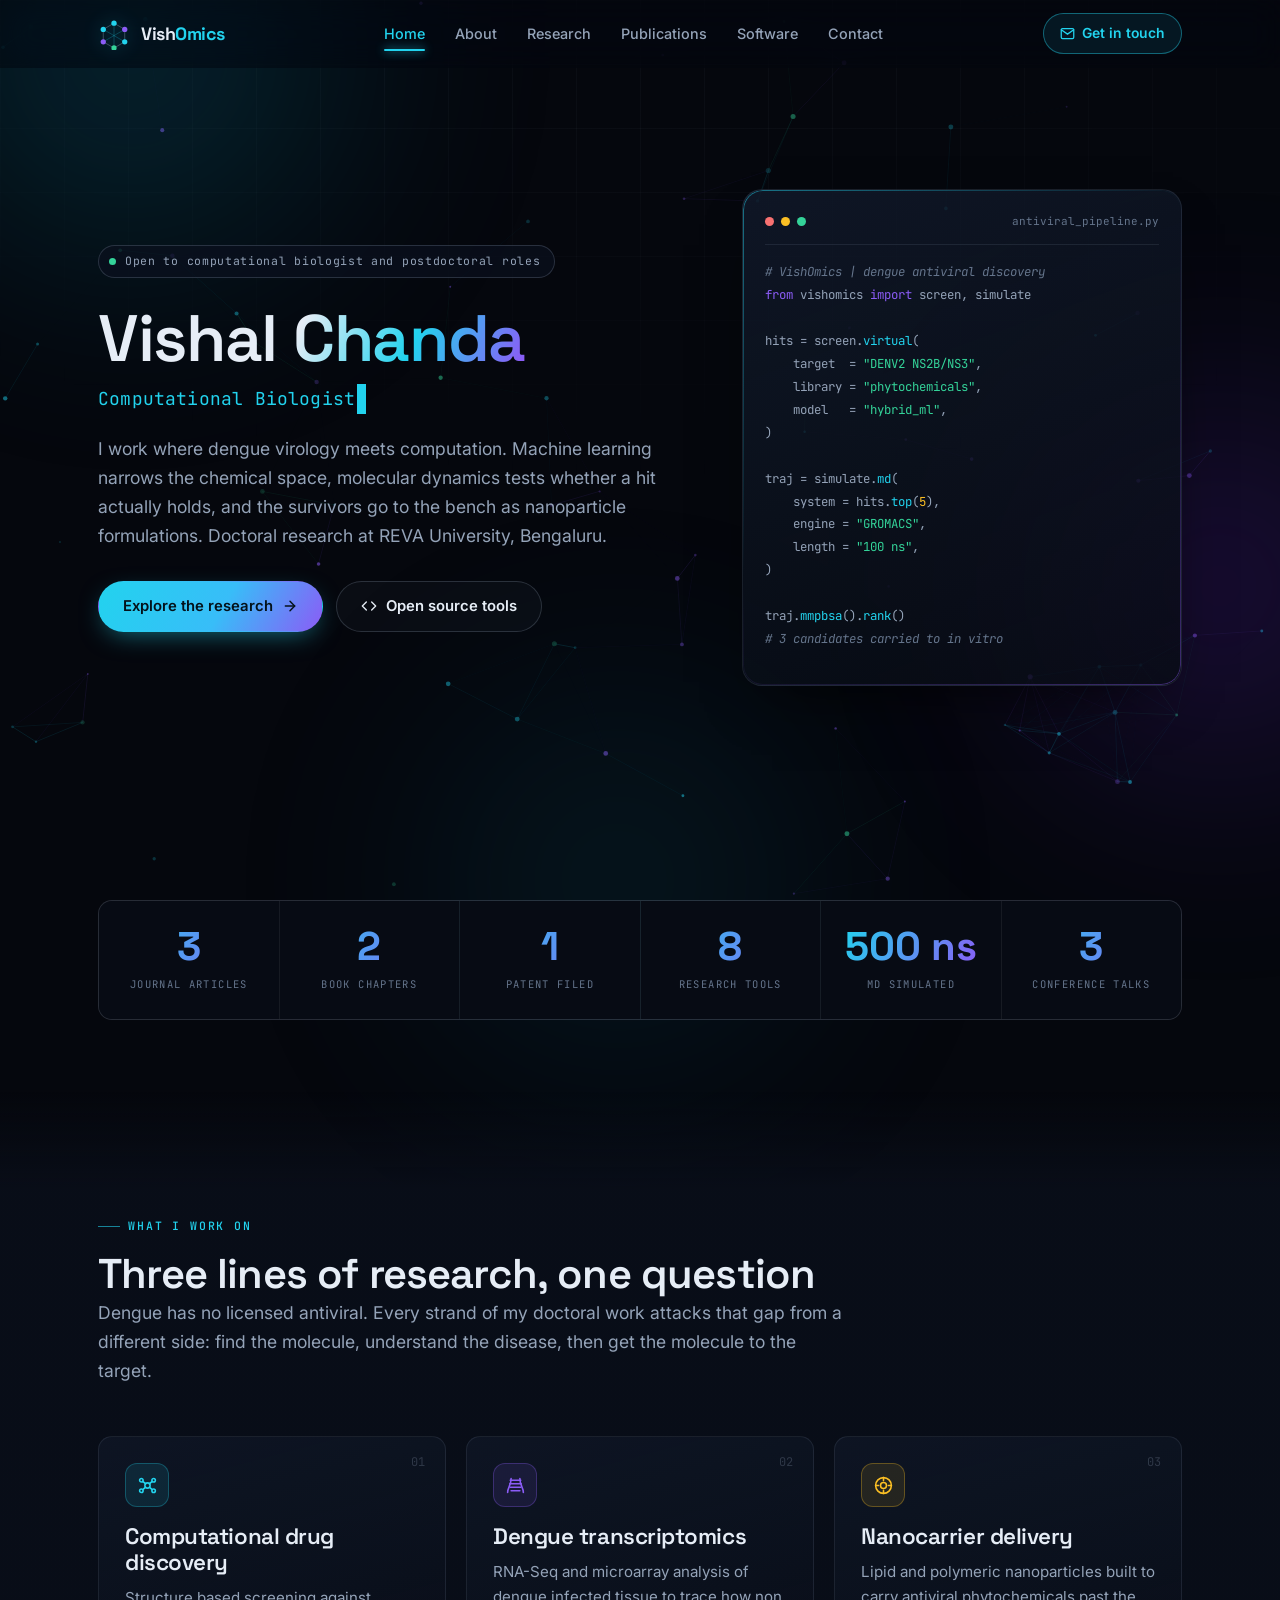
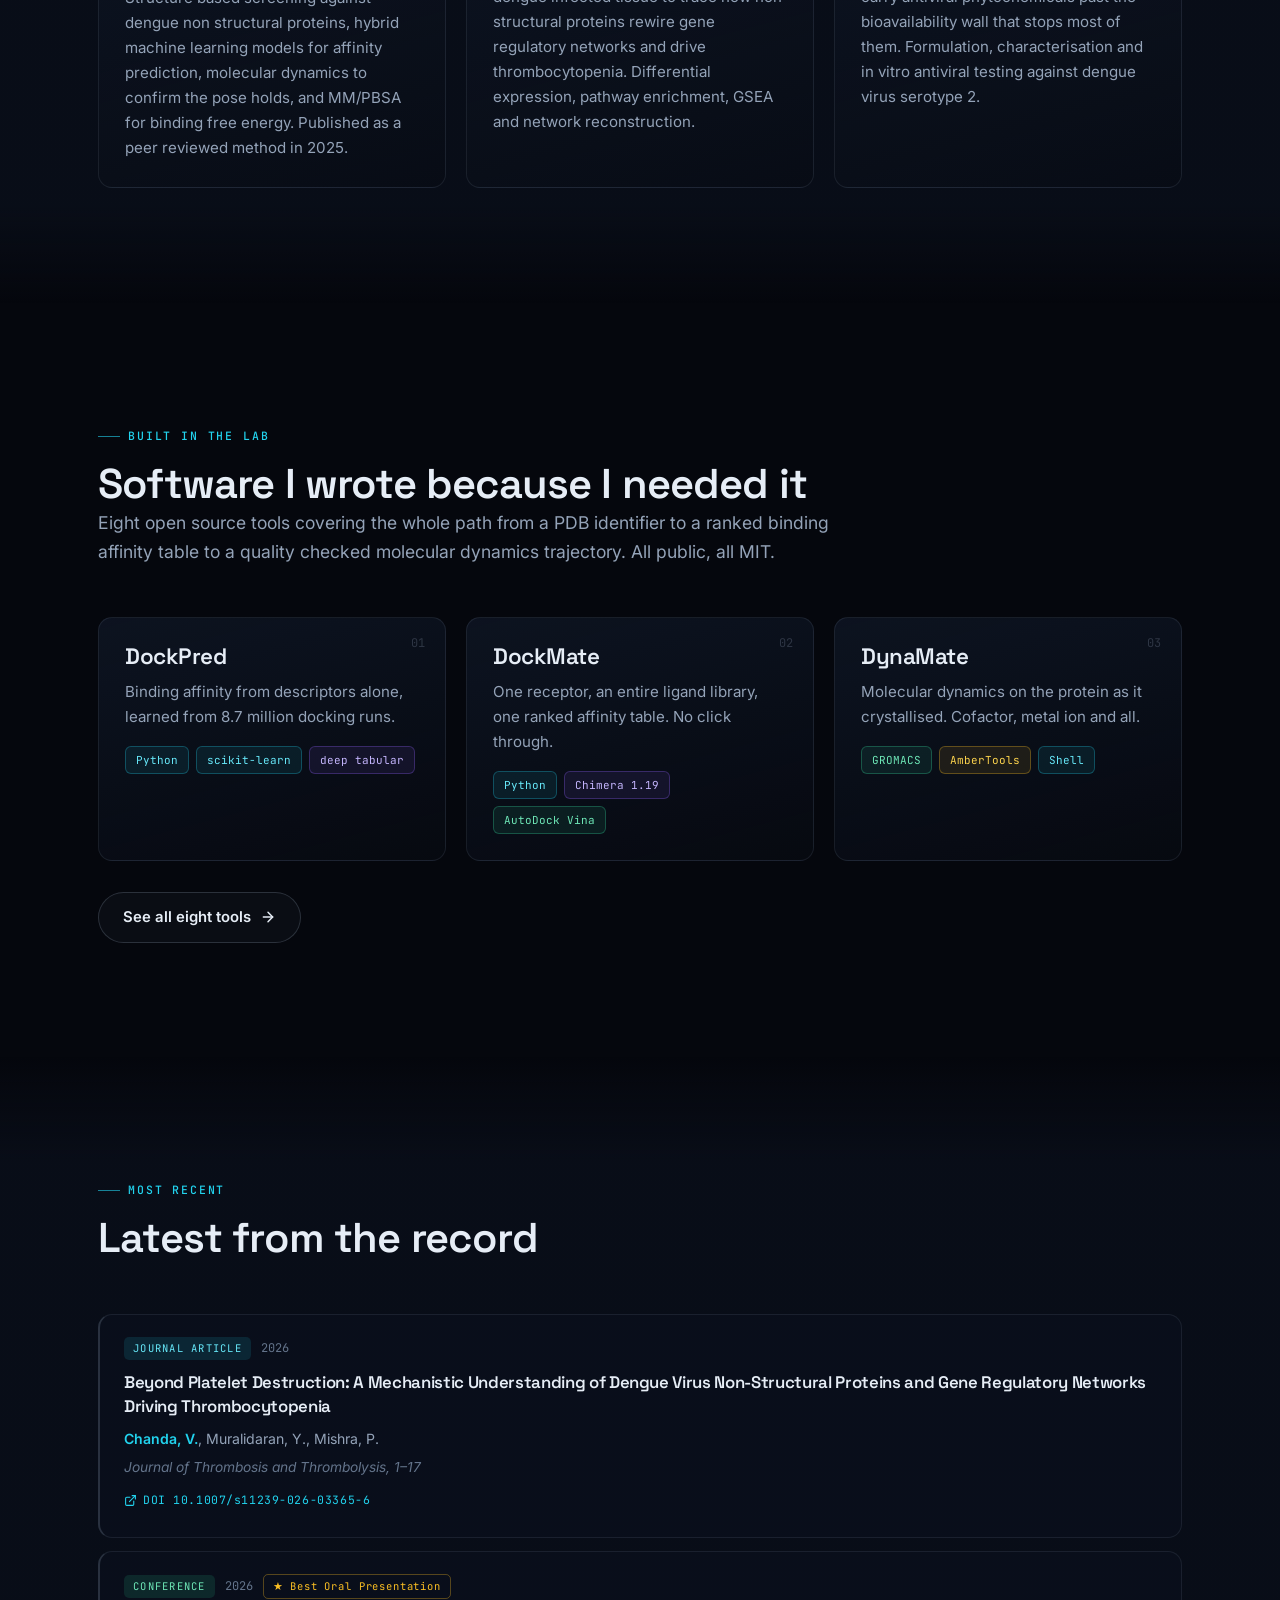
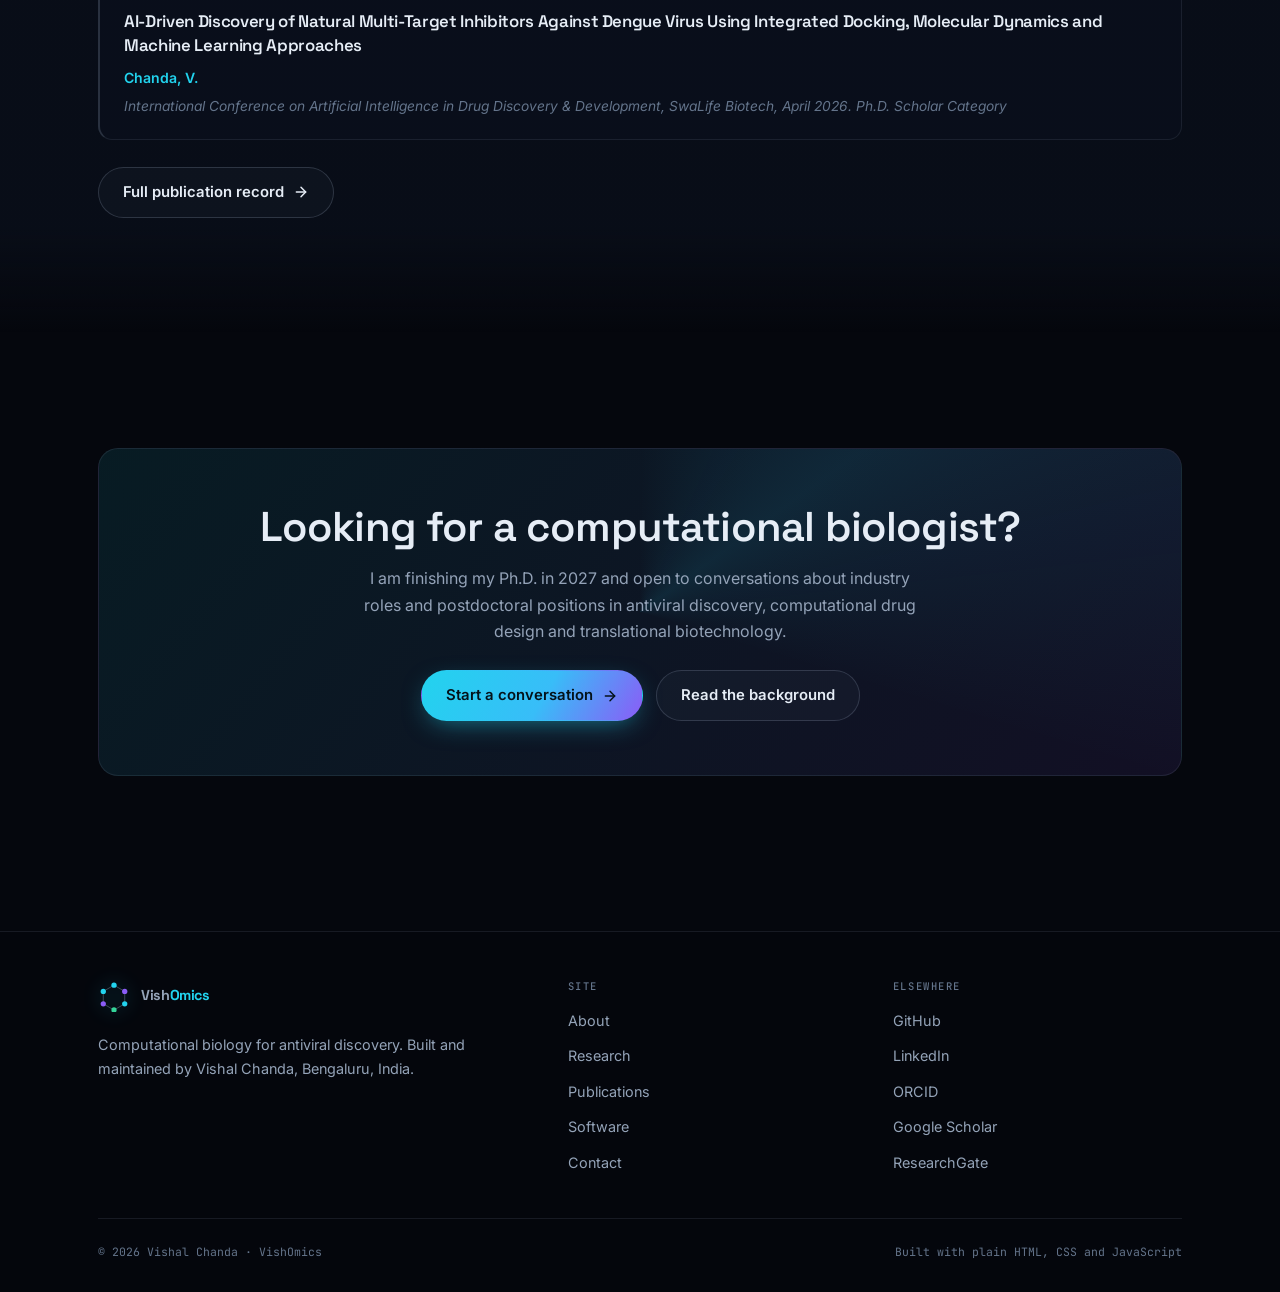
<file: index.html>
<!DOCTYPE html>
<html lang="en">
<head>
<meta charset="utf-8">
<meta name="viewport" content="width=device-width, initial-scale=1">
<title>VishOmics | Vishal Chanda, Computational Biologist</title>
<meta name="description" content="Vishal Chanda, doctoral researcher in biotechnology working at the meeting point of dengue virology, computational drug discovery and nanobiotechnology.">
<meta name="author" content="Vishal Chanda">
<meta property="og:title" content="VishOmics | Vishal Chanda">
<meta property="og:description" content="Computational biology for antiviral discovery. Dengue virology, molecular dynamics, machine learning and targeted nanodelivery.">
<meta property="og:type" content="website">
<link rel="icon" href="data:image/svg+xml,%3Csvg xmlns='http://www.w3.org/2000/svg' viewBox='0 0 64 64'%3E%3Crect width='64' height='64' rx='14' fill='%2305070d'/%3E%3Cpath d='M17 17 L32 46 L47 17' fill='none' stroke='%2322d3ee' stroke-width='6' stroke-linecap='round' stroke-linejoin='round'/%3E%3Ccircle cx='32' cy='46' r='4.5' fill='%238b5cf6'/%3E%3C/svg%3E">
<link rel="preconnect" href="https://fonts.googleapis.com">
<link rel="preconnect" href="https://fonts.gstatic.com" crossorigin>
<link href="https://fonts.googleapis.com/css2?family=Inter:wght@400;500;600&family=JetBrains+Mono:wght@400;500&family=Space+Grotesk:wght@500;600;700&display=swap" rel="stylesheet">
<link rel="stylesheet" href="assets/css/styles.css">
<noscript><style>.rv{opacity:1;transform:none}.acc-body,.skill-body{max-height:none}</style></noscript>
</head>
<body>

<a class="skip" href="#main">Skip to content</a>
<div id="progress"></div>
<canvas id="bg-canvas" aria-hidden="true"></canvas>
<div class="aurora a1" aria-hidden="true"></div>
<div class="aurora a2" aria-hidden="true"></div>
<div class="aurora a3" aria-hidden="true"></div>
<div class="grid-veil" aria-hidden="true"></div>

<header class="nav">
  <div class="wrap">
    <a class="brand" href="index.html">
      <svg class="brand-mark" viewBox="0 0 40 40" fill="none" aria-hidden="true">
        <path d="M20 6.5 L33.4 14.25 L33.4 29.75 L20 37.5 L6.6 29.75 L6.6 14.25 Z" stroke="rgba(148,163,184,.4)" stroke-width="1.2"/>
        <path d="M20 6.5 L20 37.5 M6.6 14.25 L33.4 29.75 M33.4 14.25 L6.6 29.75" stroke="rgba(34,211,238,.3)" stroke-width="1"/>
        <circle cx="20" cy="6.5" r="3.3" fill="#22d3ee"/>
        <circle cx="33.4" cy="14.25" r="3.3" fill="#8b5cf6"/>
        <circle cx="33.4" cy="29.75" r="3.3" fill="#22d3ee"/>
        <circle cx="20" cy="37.5" r="3.3" fill="#34d399"/>
        <circle cx="6.6" cy="29.75" r="3.3" fill="#8b5cf6"/>
        <circle cx="6.6" cy="14.25" r="3.3" fill="#22d3ee"/>
      </svg>
      <span>Vish<b>Omics</b></span>
    </a>
    <nav aria-label="Main">
      <ul class="nav-links">
        <li><a href="index.html">Home</a></li>
        <li><a href="about.html">About</a></li>
        <li><a href="research.html">Research</a></li>
        <li><a href="publications.html">Publications</a></li>
        <li><a href="software.html">Software</a></li>
        <li><a href="contact.html">Contact</a></li>
      </ul>
    </nav>
    <a class="nav-cta" href="contact.html">
      <svg width="15" height="15" viewBox="0 0 24 24" fill="none" stroke="currentColor" stroke-width="2" stroke-linecap="round"><path d="M4 4h16v16H4z" opacity=".0"/><path d="M22 6l-10 7L2 6"/><rect x="2" y="4" width="20" height="16" rx="2"/></svg>
      Get in touch
    </a>
    <button class="burger" aria-label="Open menu" aria-expanded="false" aria-controls="menu">
      <span></span><span></span><span></span>
    </button>
  </div>
</header>

<main id="main" class="shell">

  <!-- ============================================================ hero -->
  <section class="hero">
    <div class="wrap">
      <div class="hero-grid">
        <div>
          <span class="status rv"><i class="dot"></i> Open to computational biologist and postdoctoral roles</span>
          <h1 class="h1 rv d1">Vishal <span class="grad">Chanda</span></h1>
          <div class="role-line rv d1" id="role">Computational Biologist</div>
          <p class="lede rv d2">
            I work where dengue virology meets computation. Machine learning narrows the chemical
            space, molecular dynamics tests whether a hit actually holds, and the survivors go to
            the bench as nanoparticle formulations. Doctoral research at REVA University, Bengaluru.
          </p>
          <div class="btn-row rv d3">
            <a class="btn btn-primary" href="research.html">
              Explore the research
              <svg viewBox="0 0 24 24" fill="none" stroke="currentColor" stroke-width="2.2" stroke-linecap="round" stroke-linejoin="round"><line x1="5" y1="12" x2="19" y2="12"/><polyline points="12 5 19 12 12 19"/></svg>
            </a>
            <a class="btn btn-ghost" href="software.html">
              <svg viewBox="0 0 24 24" fill="none" stroke="currentColor" stroke-width="2" stroke-linecap="round" stroke-linejoin="round"><polyline points="16 18 22 12 16 6"/><polyline points="8 6 2 12 8 18"/></svg>
              Open source tools
            </a>
          </div>
        </div>

        <div class="hero-panel rv d2">
          <div class="panel-bar">
            <i></i><i></i><i></i>
            <span>antiviral_pipeline.py</span>
          </div>
<pre class="code"><span class="c"># VishOmics | dengue antiviral discovery</span>
<span class="k">from</span> vishomics <span class="k">import</span> screen, simulate

hits = screen.<span class="f">virtual</span>(
    target  = <span class="s">"DENV2 NS2B/NS3"</span>,
    library = <span class="s">"phytochemicals"</span>,
    model   = <span class="s">"hybrid_ml"</span>,
)

traj = simulate.<span class="f">md</span>(
    system = hits.<span class="f">top</span>(<span class="n">5</span>),
    engine = <span class="s">"GROMACS"</span>,
    length = <span class="s">"100 ns"</span>,
)

traj.<span class="f">mmpbsa</span>().<span class="f">rank</span>()
<span class="c"># 3 candidates carried to in vitro</span></pre>
        </div>
      </div>
    </div>
  </section>

  <!-- =========================================================== stats -->
  <section class="section tight">
    <div class="wrap">
      <div class="stat-grid rv">
        <div class="stat"><b data-count="3">0</b><small>Journal articles</small></div>
        <div class="stat"><b data-count="2">0</b><small>Book chapters</small></div>
        <div class="stat"><b data-count="1">0</b><small>Patent filed</small></div>
        <div class="stat"><b data-count="8">0</b><small>Research tools</small></div>
        <div class="stat"><b data-count="500" data-suffix=" ns">0</b><small>MD simulated</small></div>
        <div class="stat"><b data-count="3">0</b><small>Conference talks</small></div>
      </div>
    </div>
  </section>

  <!-- ======================================================== pillars -->
  <section class="section alt">
    <div class="wrap">
      <div class="section-head rv">
        <span class="eyebrow">What I work on</span>
        <h2 class="h2">Three lines of research, one question</h2>
        <p class="lede">
          Dengue has no licensed antiviral. Every strand of my doctoral work attacks that gap from a
          different side: find the molecule, understand the disease, then get the molecule to the target.
        </p>
      </div>

      <div class="card-grid">
        <article class="card rv d1">
          <span class="card-num">01</span>
          <div class="card-ico">
            <svg viewBox="0 0 24 24" fill="none" stroke="currentColor" stroke-width="1.8" stroke-linecap="round" stroke-linejoin="round"><circle cx="12" cy="12" r="3"/><circle cx="5" cy="6" r="2"/><circle cx="19" cy="6" r="2"/><circle cx="5" cy="18" r="2"/><circle cx="19" cy="18" r="2"/><path d="M6.7 7.3 9.8 10.2M17.3 7.3 14.2 10.2M6.7 16.7 9.8 13.8M17.3 16.7 14.2 13.8"/></svg>
          </div>
          <h3 class="h3">Computational drug discovery</h3>
          <p>
            Structure based screening against dengue non structural proteins, hybrid machine learning
            models for affinity prediction, molecular dynamics to confirm the pose holds, and MM/PBSA
            for binding free energy. Published as a peer reviewed method in 2025.
          </p>
        </article>

        <article class="card rv d2">
          <span class="card-num">02</span>
          <div class="card-ico v">
            <svg viewBox="0 0 24 24" fill="none" stroke="currentColor" stroke-width="1.8" stroke-linecap="round" stroke-linejoin="round"><path d="M3 20c0-6 4-8 4-16M17 4c0 8 4 10 4 16"/><path d="M6 6h12M5.5 10h13M6 14h12M7 18h10"/></svg>
          </div>
          <h3 class="h3">Dengue transcriptomics</h3>
          <p>
            RNA-Seq and microarray analysis of dengue infected tissue to trace how non structural
            proteins rewire gene regulatory networks and drive thrombocytopenia. Differential
            expression, pathway enrichment, GSEA and network reconstruction.
          </p>
        </article>

        <article class="card rv d3">
          <span class="card-num">03</span>
          <div class="card-ico a">
            <svg viewBox="0 0 24 24" fill="none" stroke="currentColor" stroke-width="1.8" stroke-linecap="round" stroke-linejoin="round"><circle cx="12" cy="12" r="9"/><circle cx="12" cy="12" r="3.4"/><path d="M12 3v3.4M12 17.6V21M3 12h3.4M17.6 12H21"/></svg>
          </div>
          <h3 class="h3">Nanocarrier delivery</h3>
          <p>
            Lipid and polymeric nanoparticles built to carry antiviral phytochemicals past the
            bioavailability wall that stops most of them. Formulation, characterisation and in vitro
            antiviral testing against dengue virus serotype 2.
          </p>
        </article>
      </div>
    </div>
  </section>

  <!-- ======================================================== software -->
  <section class="section">
    <div class="wrap">
      <div class="section-head rv">
        <span class="eyebrow">Built in the lab</span>
        <h2 class="h2">Software I wrote because I needed it</h2>
        <p class="lede">
          Eight open source tools covering the whole path from a PDB identifier to a ranked binding
          affinity table to a quality checked molecular dynamics trajectory. All public, all MIT.
        </p>
      </div>

      <div class="card-grid">
        <article class="card rv d1">
          <span class="card-num">01</span>
          <h3 class="h3">DockPred</h3>
          <p>Binding affinity from descriptors alone, learned from 8.7 million docking runs.</p>
          <div class="tags" style="margin-top:16px">
            <span class="tag c">Python</span><span class="tag c">scikit-learn</span><span class="tag v">deep tabular</span>
          </div>
        </article>
        <article class="card rv d2">
          <span class="card-num">02</span>
          <h3 class="h3">DockMate</h3>
          <p>One receptor, an entire ligand library, one ranked affinity table. No click through.</p>
          <div class="tags" style="margin-top:16px">
            <span class="tag c">Python</span><span class="tag v">Chimera 1.19</span><span class="tag g">AutoDock Vina</span>
          </div>
        </article>
        <article class="card rv d3">
          <span class="card-num">03</span>
          <h3 class="h3">DynaMate</h3>
          <p>Molecular dynamics on the protein as it crystallised. Cofactor, metal ion and all.</p>
          <div class="tags" style="margin-top:16px">
            <span class="tag g">GROMACS</span><span class="tag a">AmberTools</span><span class="tag c">Shell</span>
          </div>
        </article>
      </div>

      <div class="btn-row rv d3" style="margin-top:30px">
        <a class="btn btn-ghost" href="software.html">
          See all eight tools
          <svg viewBox="0 0 24 24" fill="none" stroke="currentColor" stroke-width="2.2" stroke-linecap="round" stroke-linejoin="round"><line x1="5" y1="12" x2="19" y2="12"/><polyline points="12 5 19 12 12 19"/></svg>
        </a>
      </div>
    </div>
  </section>

  <!-- ======================================================== featured -->
  <section class="section alt">
    <div class="wrap">
      <div class="section-head rv">
        <span class="eyebrow">Most recent</span>
        <h2 class="h2">Latest from the record</h2>
      </div>

      <article class="pub rv d1">
        <div class="pub-top">
          <span class="pub-kind k-article">Journal Article</span>
          <span class="pub-year">2026</span>
        </div>
        <h3>Beyond Platelet Destruction: A Mechanistic Understanding of Dengue Virus Non-Structural Proteins and Gene Regulatory Networks Driving Thrombocytopenia</h3>
        <div class="authors"><em>Chanda, V.</em>, Muralidaran, Y., Mishra, P.</div>
        <div class="venue">Journal of Thrombosis and Thrombolysis, 1&ndash;17</div>
        <a class="lnk" href="https://doi.org/10.1007/s11239-026-03365-6" target="_blank" rel="noopener">
          <svg viewBox="0 0 24 24" fill="none" stroke="currentColor" stroke-width="2" stroke-linecap="round" stroke-linejoin="round"><path d="M18 13v6a2 2 0 0 1-2 2H5a2 2 0 0 1-2-2V8a2 2 0 0 1 2-2h6"/><polyline points="15 3 21 3 21 9"/><line x1="10" y1="14" x2="21" y2="3"/></svg>
          DOI 10.1007/s11239-026-03365-6
        </a>
      </article>

      <article class="pub rv d2">
        <div class="pub-top">
          <span class="pub-kind k-conference">Conference</span>
          <span class="pub-year">2026</span>
          <span class="pub-award">&#9733; Best Oral Presentation</span>
        </div>
        <h3>AI-Driven Discovery of Natural Multi-Target Inhibitors Against Dengue Virus Using Integrated Docking, Molecular Dynamics and Machine Learning Approaches</h3>
        <div class="authors"><em>Chanda, V.</em></div>
        <div class="venue">International Conference on Artificial Intelligence in Drug Discovery &amp; Development, SwaLife Biotech, April 2026. Ph.D. Scholar Category</div>
      </article>

      <div class="btn-row rv d3" style="margin-top:26px">
        <a class="btn btn-ghost" href="publications.html">
          Full publication record
          <svg viewBox="0 0 24 24" fill="none" stroke="currentColor" stroke-width="2.2" stroke-linecap="round" stroke-linejoin="round"><line x1="5" y1="12" x2="19" y2="12"/><polyline points="12 5 19 12 12 19"/></svg>
        </a>
      </div>
    </div>
  </section>

  <!-- ============================================================= cta -->
  <section class="section">
    <div class="wrap">
      <div class="cta rv">
        <h2 class="h2">Looking for a computational biologist?</h2>
        <p>
          I am finishing my Ph.D. in 2027 and open to conversations about industry roles and
          postdoctoral positions in antiviral discovery, computational drug design and
          translational biotechnology.
        </p>
        <div class="btn-row">
          <a class="btn btn-primary" href="contact.html">
            Start a conversation
            <svg viewBox="0 0 24 24" fill="none" stroke="currentColor" stroke-width="2.2" stroke-linecap="round" stroke-linejoin="round"><line x1="5" y1="12" x2="19" y2="12"/><polyline points="12 5 19 12 12 19"/></svg>
          </a>
          <a class="btn btn-ghost" href="about.html">Read the background</a>
        </div>
      </div>
    </div>
  </section>

</main>

<footer class="footer">
  <div class="wrap">
    <div class="foot-grid">
      <div>
        <a class="brand" href="index.html">
          <svg class="brand-mark" viewBox="0 0 40 40" fill="none" aria-hidden="true">
            <path d="M20 6.5 L33.4 14.25 L33.4 29.75 L20 37.5 L6.6 29.75 L6.6 14.25 Z" stroke="rgba(148,163,184,.4)" stroke-width="1.2"/>
            <circle cx="20" cy="6.5" r="3.3" fill="#22d3ee"/><circle cx="33.4" cy="14.25" r="3.3" fill="#8b5cf6"/>
            <circle cx="33.4" cy="29.75" r="3.3" fill="#22d3ee"/><circle cx="20" cy="37.5" r="3.3" fill="#34d399"/>
            <circle cx="6.6" cy="29.75" r="3.3" fill="#8b5cf6"/><circle cx="6.6" cy="14.25" r="3.3" fill="#22d3ee"/>
          </svg>
          <span>Vish<b>Omics</b></span>
        </a>
        <p class="foot-blurb">
          Computational biology for antiviral discovery. Built and maintained by Vishal Chanda,
          Bengaluru, India.
        </p>
      </div>
      <div>
        <h4>Site</h4>
        <ul>
          <li><a href="about.html">About</a></li>
          <li><a href="research.html">Research</a></li>
          <li><a href="publications.html">Publications</a></li>
          <li><a href="software.html">Software</a></li>
          <li><a href="contact.html">Contact</a></li>
        </ul>
      </div>
      <div>
        <h4>Elsewhere</h4>
        <ul>
          <li><a href="https://github.com/Vishu1197" target="_blank" rel="noopener">GitHub</a></li>
          <li><a href="https://www.linkedin.com/in/vishal-chanda-2b1053a6" target="_blank" rel="noopener">LinkedIn</a></li>
          <li><a href="https://orcid.org/0000-0002-1646-6329" target="_blank" rel="noopener">ORCID</a></li>
          <li><a href="https://scholar.google.com/citations?user=gdA8TAIAAAAJ" target="_blank" rel="noopener">Google Scholar</a></li>
          <li><a href="https://www.researchgate.net/profile/Vishal-Chanda" target="_blank" rel="noopener">ResearchGate</a></li>
        </ul>
      </div>
    </div>
    <div class="foot-bottom">
      <span>&copy; <span data-year>2026</span> Vishal Chanda &middot; VishOmics</span>
      <span>Built with plain HTML, CSS and JavaScript</span>
    </div>
  </div>
</footer>

<script src="assets/js/particles.js"></script>
<script src="assets/js/main.js"></script>
</body>
</html>
</file>
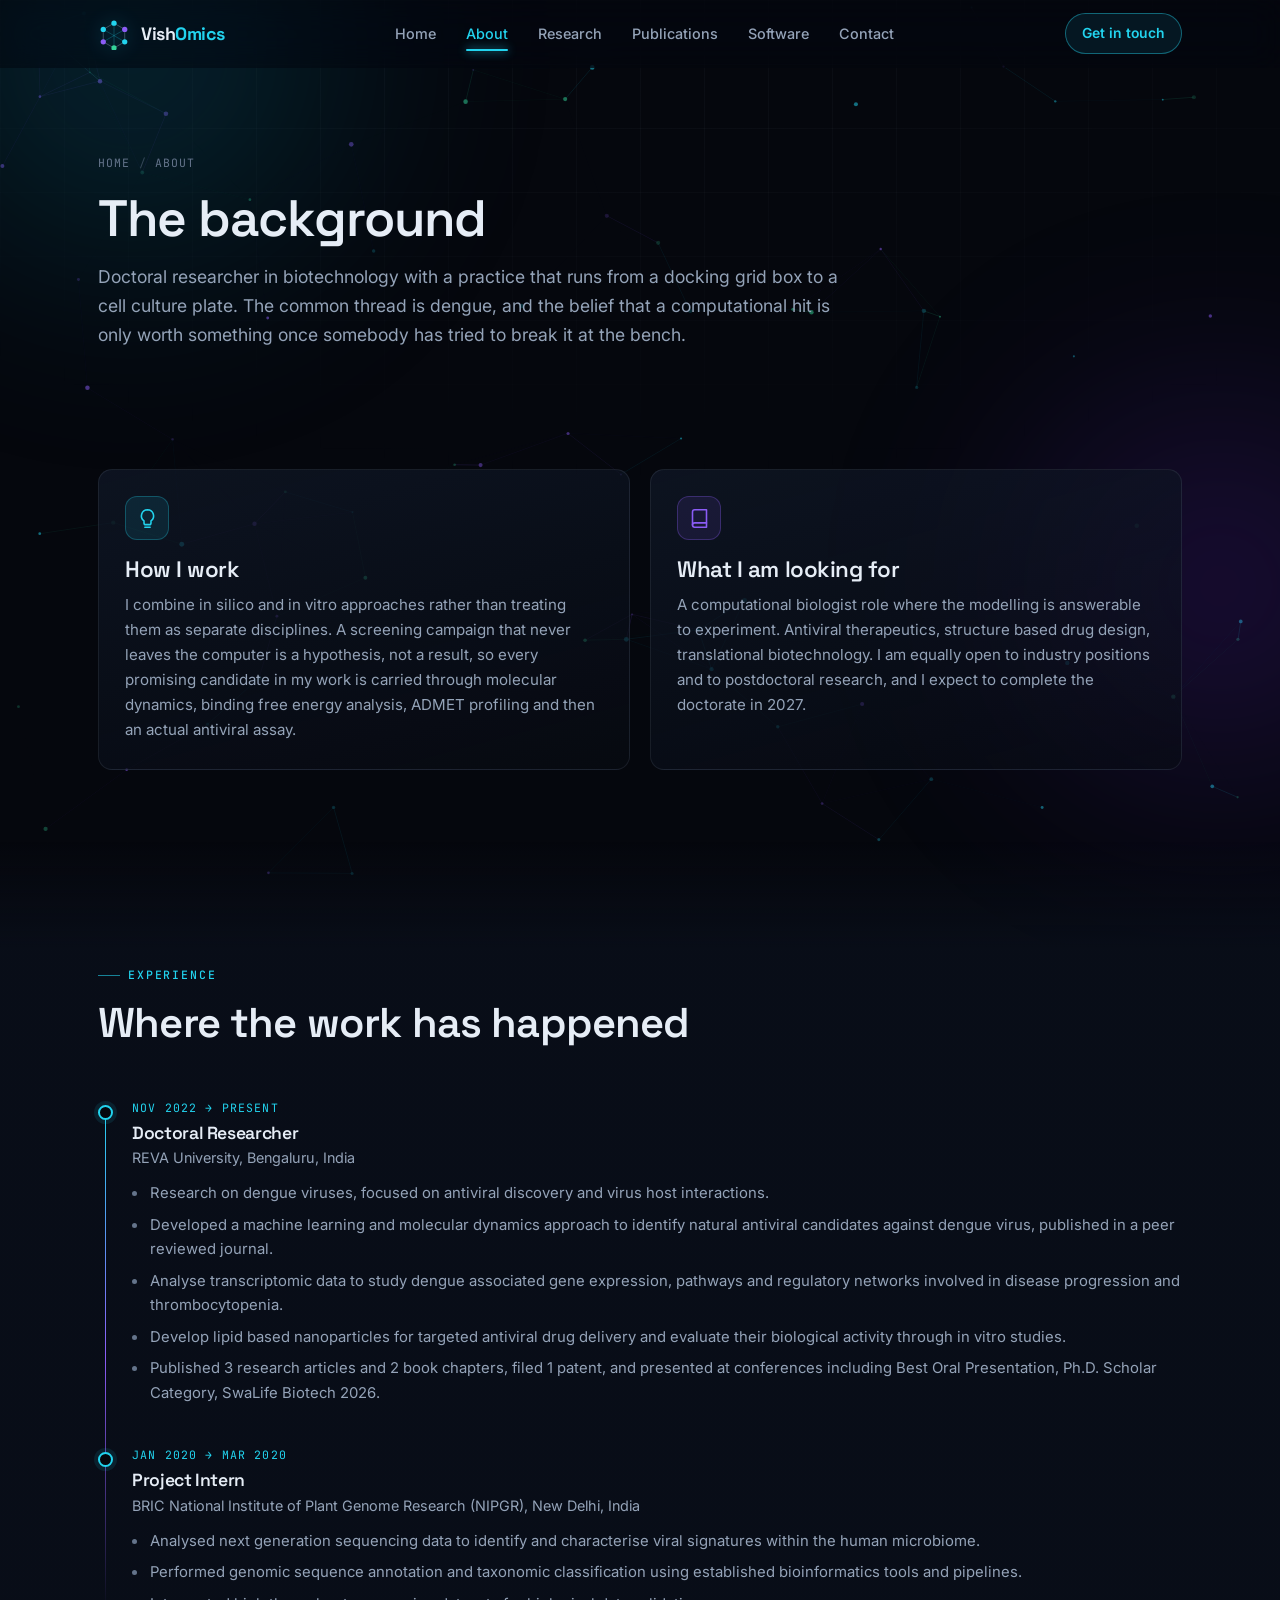
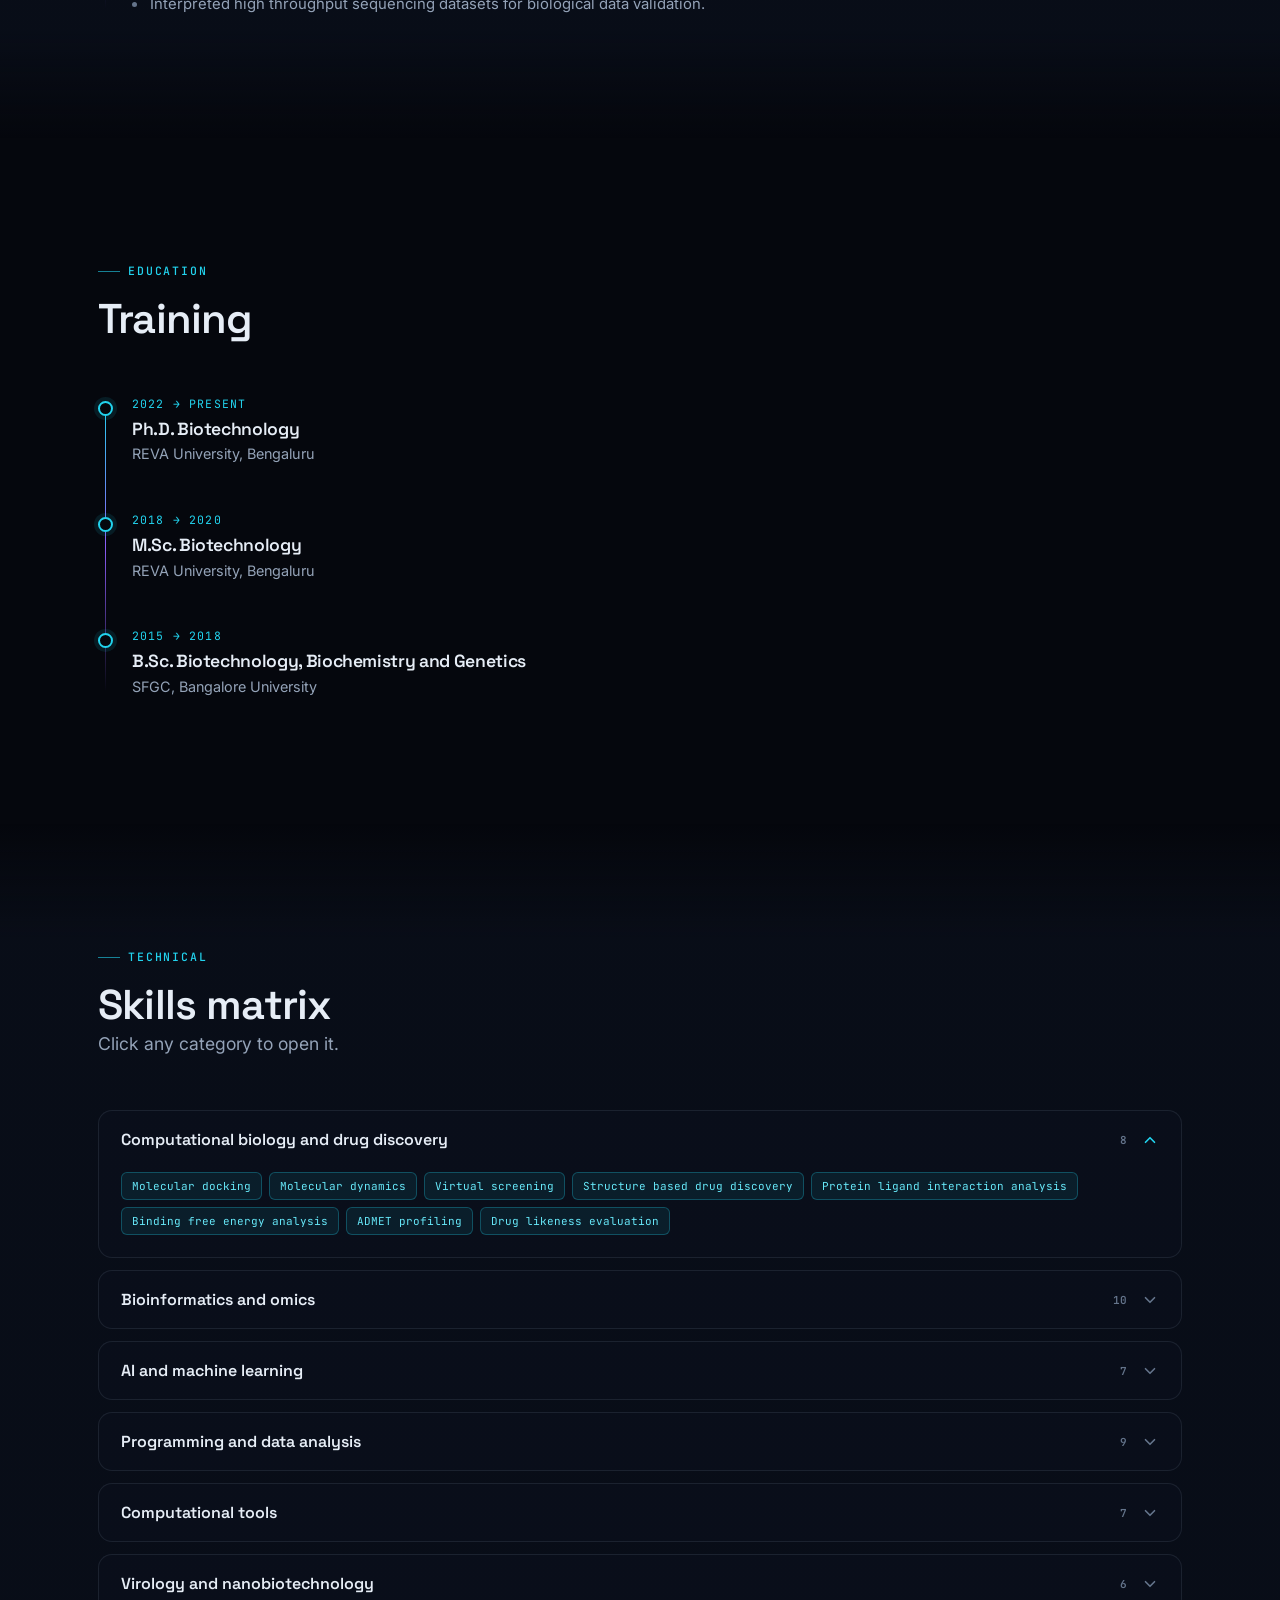
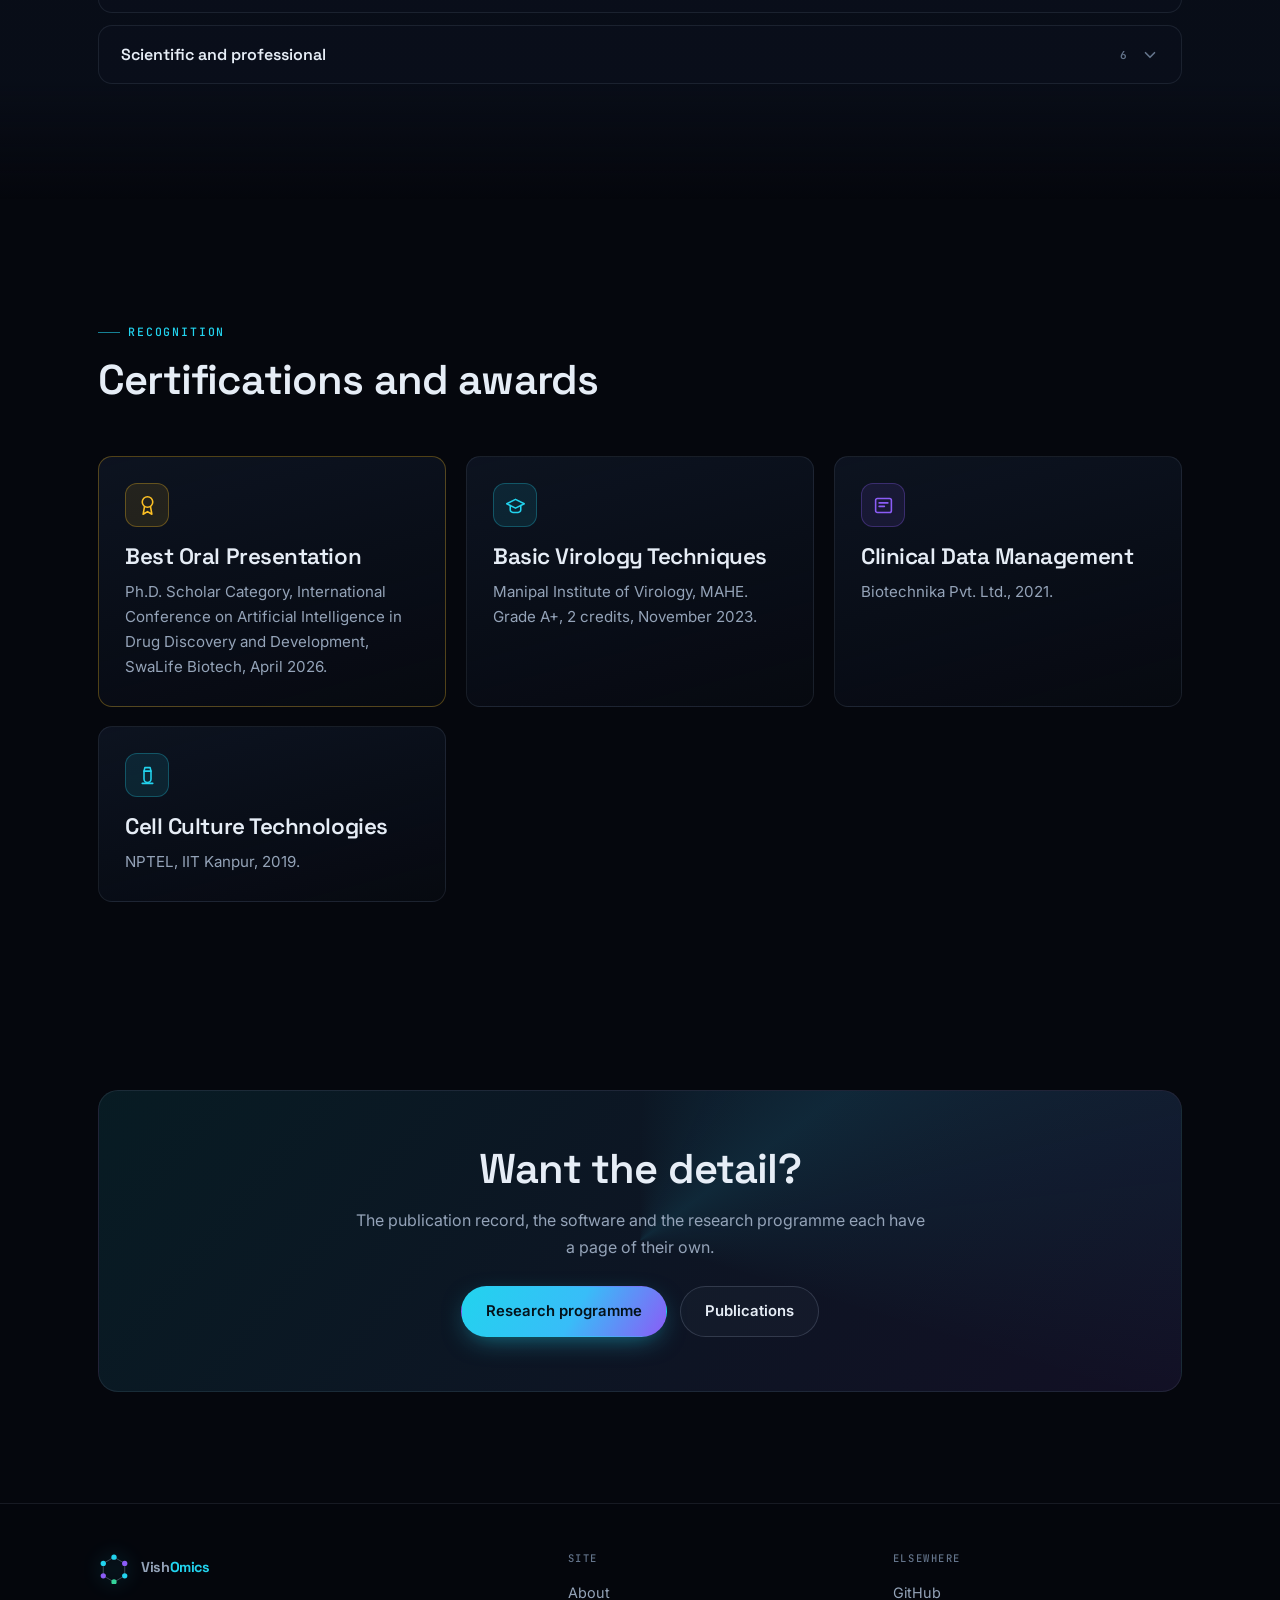
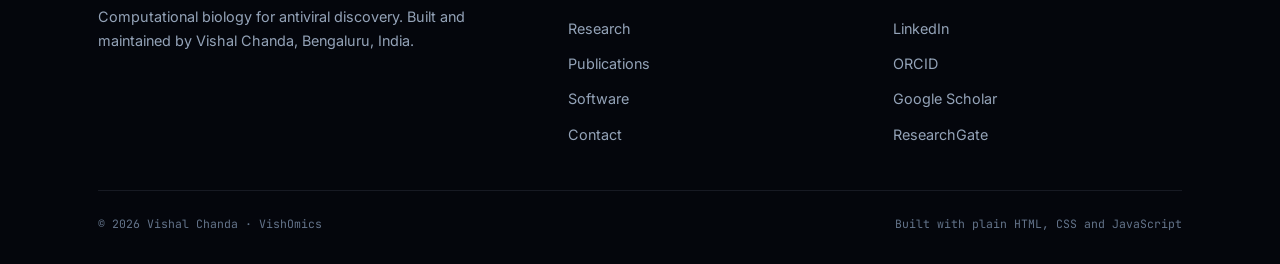
<file: about.html>
<!DOCTYPE html>
<html lang="en">
<head>
<meta charset="utf-8">
<meta name="viewport" content="width=device-width, initial-scale=1">
<title>About | VishOmics</title>
<meta name="description" content="Background, experience, education, technical skills and certifications of Vishal Chanda, computational biologist and doctoral researcher at REVA University.">
<link rel="icon" href="data:image/svg+xml,%3Csvg xmlns='http://www.w3.org/2000/svg' viewBox='0 0 64 64'%3E%3Crect width='64' height='64' rx='14' fill='%2305070d'/%3E%3Cpath d='M17 17 L32 46 L47 17' fill='none' stroke='%2322d3ee' stroke-width='6' stroke-linecap='round' stroke-linejoin='round'/%3E%3Ccircle cx='32' cy='46' r='4.5' fill='%238b5cf6'/%3E%3C/svg%3E">
<link rel="preconnect" href="https://fonts.googleapis.com">
<link rel="preconnect" href="https://fonts.gstatic.com" crossorigin>
<link href="https://fonts.googleapis.com/css2?family=Inter:wght@400;500;600&family=JetBrains+Mono:wght@400;500&family=Space+Grotesk:wght@500;600;700&display=swap" rel="stylesheet">
<link rel="stylesheet" href="assets/css/styles.css">
<noscript><style>.rv{opacity:1;transform:none}.acc-body,.skill-body{max-height:none}</style></noscript>
</head>
<body>

<a class="skip" href="#main">Skip to content</a>
<div id="progress"></div>
<canvas id="bg-canvas" aria-hidden="true"></canvas>
<div class="aurora a1" aria-hidden="true"></div>
<div class="aurora a2" aria-hidden="true"></div>
<div class="grid-veil" aria-hidden="true"></div>

<header class="nav">
  <div class="wrap">
    <a class="brand" href="index.html">
      <svg class="brand-mark" viewBox="0 0 40 40" fill="none" aria-hidden="true">
        <path d="M20 6.5 L33.4 14.25 L33.4 29.75 L20 37.5 L6.6 29.75 L6.6 14.25 Z" stroke="rgba(148,163,184,.4)" stroke-width="1.2"/>
        <path d="M20 6.5 L20 37.5 M6.6 14.25 L33.4 29.75 M33.4 14.25 L6.6 29.75" stroke="rgba(34,211,238,.3)" stroke-width="1"/>
        <circle cx="20" cy="6.5" r="3.3" fill="#22d3ee"/><circle cx="33.4" cy="14.25" r="3.3" fill="#8b5cf6"/>
        <circle cx="33.4" cy="29.75" r="3.3" fill="#22d3ee"/><circle cx="20" cy="37.5" r="3.3" fill="#34d399"/>
        <circle cx="6.6" cy="29.75" r="3.3" fill="#8b5cf6"/><circle cx="6.6" cy="14.25" r="3.3" fill="#22d3ee"/>
      </svg>
      <span>Vish<b>Omics</b></span>
    </a>
    <nav aria-label="Main">
      <ul class="nav-links">
        <li><a href="index.html">Home</a></li>
        <li><a href="about.html">About</a></li>
        <li><a href="research.html">Research</a></li>
        <li><a href="publications.html">Publications</a></li>
        <li><a href="software.html">Software</a></li>
        <li><a href="contact.html">Contact</a></li>
      </ul>
    </nav>
    <a class="nav-cta" href="contact.html">Get in touch</a>
    <button class="burger" aria-label="Open menu" aria-expanded="false"><span></span><span></span><span></span></button>
  </div>
</header>

<main id="main" class="shell">

  <section class="page-head">
    <div class="wrap">
      <div class="crumb rv"><a href="index.html">Home</a><i>/</i>About</div>
      <h1 class="rv d1">The background</h1>
      <p class="lede rv d2">
        Doctoral researcher in biotechnology with a practice that runs from a docking grid box to a
        cell culture plate. The common thread is dengue, and the belief that a computational hit is
        only worth something once somebody has tried to break it at the bench.
      </p>
    </div>
  </section>

  <!-- ======================================================== summary -->
  <section class="section tight">
    <div class="wrap">
      <div class="card-grid two">
        <article class="card rv">
          <div class="card-ico">
            <svg viewBox="0 0 24 24" fill="none" stroke="currentColor" stroke-width="1.8" stroke-linecap="round" stroke-linejoin="round"><path d="M12 2a7 7 0 0 0-4 12.7V17a2 2 0 0 0 2 2h4a2 2 0 0 0 2-2v-2.3A7 7 0 0 0 12 2Z"/><path d="M9 22h6"/></svg>
          </div>
          <h3 class="h3">How I work</h3>
          <p>
            I combine in silico and in vitro approaches rather than treating them as separate
            disciplines. A screening campaign that never leaves the computer is a hypothesis, not a
            result, so every promising candidate in my work is carried through molecular dynamics,
            binding free energy analysis, ADMET profiling and then an actual antiviral assay.
          </p>
        </article>

        <article class="card rv d1">
          <div class="card-ico v">
            <svg viewBox="0 0 24 24" fill="none" stroke="currentColor" stroke-width="1.8" stroke-linecap="round" stroke-linejoin="round"><path d="M4 19.5A2.5 2.5 0 0 1 6.5 17H20"/><path d="M6.5 2H20v20H6.5A2.5 2.5 0 0 1 4 19.5v-15A2.5 2.5 0 0 1 6.5 2z"/></svg>
          </div>
          <h3 class="h3">What I am looking for</h3>
          <p>
            A computational biologist role where the modelling is answerable to experiment.
            Antiviral therapeutics, structure based drug design, translational biotechnology. I am
            equally open to industry positions and to postdoctoral research, and I expect to
            complete the doctorate in 2027.
          </p>
        </article>
      </div>
    </div>
  </section>

  <!-- ===================================================== experience -->
  <section class="section alt">
    <div class="wrap">
      <div class="section-head rv">
        <span class="eyebrow">Experience</span>
        <h2 class="h2">Where the work has happened</h2>
      </div>

      <div class="tl rv d1">
        <div class="tl-item">
          <div class="tl-when">Nov 2022 &rarr; Present</div>
          <h3>Doctoral Researcher</h3>
          <div class="tl-where">REVA University, Bengaluru, India</div>
          <ul>
            <li>Research on dengue viruses, focused on antiviral discovery and virus host interactions.</li>
            <li>Developed a machine learning and molecular dynamics approach to identify natural antiviral candidates against dengue virus, published in a peer reviewed journal.</li>
            <li>Analyse transcriptomic data to study dengue associated gene expression, pathways and regulatory networks involved in disease progression and thrombocytopenia.</li>
            <li>Develop lipid based nanoparticles for targeted antiviral drug delivery and evaluate their biological activity through in vitro studies.</li>
            <li>Published 3 research articles and 2 book chapters, filed 1 patent, and presented at conferences including Best Oral Presentation, Ph.D. Scholar Category, SwaLife Biotech 2026.</li>
          </ul>
        </div>

        <div class="tl-item">
          <div class="tl-when">Jan 2020 &rarr; Mar 2020</div>
          <h3>Project Intern</h3>
          <div class="tl-where">BRIC National Institute of Plant Genome Research (NIPGR), New Delhi, India</div>
          <ul>
            <li>Analysed next generation sequencing data to identify and characterise viral signatures within the human microbiome.</li>
            <li>Performed genomic sequence annotation and taxonomic classification using established bioinformatics tools and pipelines.</li>
            <li>Interpreted high throughput sequencing datasets for biological data validation.</li>
          </ul>
        </div>
      </div>
    </div>
  </section>

  <!-- ====================================================== education -->
  <section class="section">
    <div class="wrap">
      <div class="section-head rv">
        <span class="eyebrow">Education</span>
        <h2 class="h2">Training</h2>
      </div>

      <div class="tl rv d1">
        <div class="tl-item">
          <div class="tl-when">2022 &rarr; Present</div>
          <h3>Ph.D. Biotechnology</h3>
          <div class="tl-where">REVA University, Bengaluru</div>
        </div>
        <div class="tl-item">
          <div class="tl-when">2018 &rarr; 2020</div>
          <h3>M.Sc. Biotechnology</h3>
          <div class="tl-where">REVA University, Bengaluru</div>
        </div>
        <div class="tl-item">
          <div class="tl-when">2015 &rarr; 2018</div>
          <h3>B.Sc. Biotechnology, Biochemistry and Genetics</h3>
          <div class="tl-where">SFGC, Bangalore University</div>
        </div>
      </div>
    </div>
  </section>

  <!-- ========================================================= skills -->
  <section class="section alt">
    <div class="wrap">
      <div class="section-head rv">
        <span class="eyebrow">Technical</span>
        <h2 class="h2">Skills matrix</h2>
        <p class="lede">Click any category to open it.</p>
      </div>

      <div class="rv d1">

        <div class="skill-panel open">
          <button class="skill-head" type="button" aria-expanded="true">
            Computational biology and drug discovery
            <span class="ct">8</span>
            <svg class="acc-chev" viewBox="0 0 24 24" fill="none" stroke="currentColor" stroke-width="2.2" stroke-linecap="round" stroke-linejoin="round"><polyline points="6 9 12 15 18 9"/></svg>
          </button>
          <div class="skill-body">
            <div class="tags">
              <span class="tag c">Molecular docking</span>
              <span class="tag c">Molecular dynamics</span>
              <span class="tag c">Virtual screening</span>
              <span class="tag c">Structure based drug discovery</span>
              <span class="tag c">Protein ligand interaction analysis</span>
              <span class="tag c">Binding free energy analysis</span>
              <span class="tag c">ADMET profiling</span>
              <span class="tag c">Drug likeness evaluation</span>
            </div>
          </div>
        </div>

        <div class="skill-panel">
          <button class="skill-head" type="button" aria-expanded="false">
            Bioinformatics and omics
            <span class="ct">10</span>
            <svg class="acc-chev" viewBox="0 0 24 24" fill="none" stroke="currentColor" stroke-width="2.2" stroke-linecap="round" stroke-linejoin="round"><polyline points="6 9 12 15 18 9"/></svg>
          </button>
          <div class="skill-body">
            <div class="tags">
              <span class="tag v">RNA-Seq analysis</span>
              <span class="tag v">Microarray analysis</span>
              <span class="tag v">Differential gene expression</span>
              <span class="tag v">Transcriptomics</span>
              <span class="tag v">Pathway enrichment</span>
              <span class="tag v">GSEA</span>
              <span class="tag v">Gene regulatory network analysis</span>
              <span class="tag v">NGS data analysis</span>
              <span class="tag v">Sequence annotation</span>
              <span class="tag v">Taxonomic classification</span>
            </div>
          </div>
        </div>

        <div class="skill-panel">
          <button class="skill-head" type="button" aria-expanded="false">
            AI and machine learning
            <span class="ct">7</span>
            <svg class="acc-chev" viewBox="0 0 24 24" fill="none" stroke="currentColor" stroke-width="2.2" stroke-linecap="round" stroke-linejoin="round"><polyline points="6 9 12 15 18 9"/></svg>
          </button>
          <div class="skill-body">
            <div class="tags">
              <span class="tag g">Feedforward neural networks</span>
              <span class="tag g">Random forest</span>
              <span class="tag g">K-nearest neighbours</span>
              <span class="tag g">Ensemble learning</span>
              <span class="tag g">Hybrid ML models</span>
              <span class="tag g">Principal component analysis</span>
              <span class="tag g">Model validation</span>
            </div>
          </div>
        </div>

        <div class="skill-panel">
          <button class="skill-head" type="button" aria-expanded="false">
            Programming and data analysis
            <span class="ct">9</span>
            <svg class="acc-chev" viewBox="0 0 24 24" fill="none" stroke="currentColor" stroke-width="2.2" stroke-linecap="round" stroke-linejoin="round"><polyline points="6 9 12 15 18 9"/></svg>
          </button>
          <div class="skill-body">
            <div class="tags">
              <span class="tag c">Python</span>
              <span class="tag c">R</span>
              <span class="tag c">Bash and shell</span>
              <span class="tag">Statistical analysis</span>
              <span class="tag">Data interpretation</span>
              <span class="tag">Data visualisation</span>
              <span class="tag c">Pandas</span>
              <span class="tag c">NumPy</span>
              <span class="tag c">scikit-learn</span>
            </div>
          </div>
        </div>

        <div class="skill-panel">
          <button class="skill-head" type="button" aria-expanded="false">
            Computational tools
            <span class="ct">7</span>
            <svg class="acc-chev" viewBox="0 0 24 24" fill="none" stroke="currentColor" stroke-width="2.2" stroke-linecap="round" stroke-linejoin="round"><polyline points="6 9 12 15 18 9"/></svg>
          </button>
          <div class="skill-body">
            <div class="tags">
              <span class="tag a">GROMACS</span>
              <span class="tag a">AutoDock Vina</span>
              <span class="tag a">UCSF Chimera</span>
              <span class="tag a">AmberTools</span>
              <span class="tag a">MM-PBSA / MM-GBSA</span>
              <span class="tag a">ADMETLab 3.0</span>
              <span class="tag a">Marvin (ChemAxon)</span>
            </div>
          </div>
        </div>

        <div class="skill-panel">
          <button class="skill-head" type="button" aria-expanded="false">
            Virology and nanobiotechnology
            <span class="ct">6</span>
            <svg class="acc-chev" viewBox="0 0 24 24" fill="none" stroke="currentColor" stroke-width="2.2" stroke-linecap="round" stroke-linejoin="round"><polyline points="6 9 12 15 18 9"/></svg>
          </button>
          <div class="skill-body">
            <div class="tags">
              <span class="tag v">Lipid nanoparticle formulation</span>
              <span class="tag v">Polymeric nanoparticle formulation</span>
              <span class="tag v">Virus host interaction studies</span>
              <span class="tag v">Cell culture</span>
              <span class="tag v">TCID50</span>
              <span class="tag v">Plaque assay</span>
              <span class="tag v">Virus neutralisation assays</span>
            </div>
          </div>
        </div>

        <div class="skill-panel">
          <button class="skill-head" type="button" aria-expanded="false">
            Scientific and professional
            <span class="ct">6</span>
            <svg class="acc-chev" viewBox="0 0 24 24" fill="none" stroke="currentColor" stroke-width="2.2" stroke-linecap="round" stroke-linejoin="round"><polyline points="6 9 12 15 18 9"/></svg>
          </button>
          <div class="skill-body">
            <div class="tags">
              <span class="tag">Scientific writing</span>
              <span class="tag">Research communication</span>
              <span class="tag">Scientific literature review</span>
              <span class="tag">Data driven problem solving</span>
              <span class="tag">Interdisciplinary collaboration</span>
              <span class="tag">Research project management</span>
            </div>
          </div>
        </div>

      </div>
    </div>
  </section>

  <!-- ================================================ certs and award -->
  <section class="section">
    <div class="wrap">
      <div class="section-head rv">
        <span class="eyebrow">Recognition</span>
        <h2 class="h2">Certifications and awards</h2>
      </div>

      <div class="card-grid">
        <article class="card rv d1" style="border-color:rgba(251,191,36,.3)">
          <div class="card-ico a">
            <svg viewBox="0 0 24 24" fill="none" stroke="currentColor" stroke-width="1.8" stroke-linecap="round" stroke-linejoin="round"><circle cx="12" cy="8" r="6"/><path d="M15.5 13.5 17 22l-5-3-5 3 1.5-8.5"/></svg>
          </div>
          <h3 class="h3">Best Oral Presentation</h3>
          <p>
            Ph.D. Scholar Category, International Conference on Artificial Intelligence in Drug
            Discovery and Development, SwaLife Biotech, April 2026.
          </p>
        </article>

        <article class="card rv d2">
          <div class="card-ico">
            <svg viewBox="0 0 24 24" fill="none" stroke="currentColor" stroke-width="1.8" stroke-linecap="round" stroke-linejoin="round"><path d="M22 10 12 5 2 10l10 5 10-5Z"/><path d="M6 12v5c0 1.7 2.7 3 6 3s6-1.3 6-3v-5"/></svg>
          </div>
          <h3 class="h3">Basic Virology Techniques</h3>
          <p>
            Manipal Institute of Virology, MAHE. Grade A+, 2 credits, November 2023.
          </p>
        </article>

        <article class="card rv d3">
          <div class="card-ico v">
            <svg viewBox="0 0 24 24" fill="none" stroke="currentColor" stroke-width="1.8" stroke-linecap="round" stroke-linejoin="round"><rect x="3" y="4" width="18" height="16" rx="2"/><path d="M7 9h10M7 13h6"/></svg>
          </div>
          <h3 class="h3">Clinical Data Management</h3>
          <p>Biotechnika Pvt. Ltd., 2021.</p>
        </article>

        <article class="card rv d4">
          <div class="card-ico">
            <svg viewBox="0 0 24 24" fill="none" stroke="currentColor" stroke-width="1.8" stroke-linecap="round" stroke-linejoin="round"><path d="M9 3h6l1 4H8l1-4Z"/><path d="M8 7v9a4 4 0 0 0 8 0V7"/><path d="M6 21h12"/></svg>
          </div>
          <h3 class="h3">Cell Culture Technologies</h3>
          <p>NPTEL, IIT Kanpur, 2019.</p>
        </article>
      </div>
    </div>
  </section>

  <section class="section tight">
    <div class="wrap">
      <div class="cta rv">
        <h2 class="h2">Want the detail?</h2>
        <p>The publication record, the software and the research programme each have a page of their own.</p>
        <div class="btn-row">
          <a class="btn btn-primary" href="research.html">Research programme</a>
          <a class="btn btn-ghost" href="publications.html">Publications</a>
        </div>
      </div>
    </div>
  </section>

</main>

<footer class="footer">
  <div class="wrap">
    <div class="foot-grid">
      <div>
        <a class="brand" href="index.html">
          <svg class="brand-mark" viewBox="0 0 40 40" fill="none" aria-hidden="true">
            <path d="M20 6.5 L33.4 14.25 L33.4 29.75 L20 37.5 L6.6 29.75 L6.6 14.25 Z" stroke="rgba(148,163,184,.4)" stroke-width="1.2"/>
            <circle cx="20" cy="6.5" r="3.3" fill="#22d3ee"/><circle cx="33.4" cy="14.25" r="3.3" fill="#8b5cf6"/>
            <circle cx="33.4" cy="29.75" r="3.3" fill="#22d3ee"/><circle cx="20" cy="37.5" r="3.3" fill="#34d399"/>
            <circle cx="6.6" cy="29.75" r="3.3" fill="#8b5cf6"/><circle cx="6.6" cy="14.25" r="3.3" fill="#22d3ee"/>
          </svg>
          <span>Vish<b>Omics</b></span>
        </a>
        <p class="foot-blurb">Computational biology for antiviral discovery. Built and maintained by Vishal Chanda, Bengaluru, India.</p>
      </div>
      <div>
        <h4>Site</h4>
        <ul>
          <li><a href="about.html">About</a></li>
          <li><a href="research.html">Research</a></li>
          <li><a href="publications.html">Publications</a></li>
          <li><a href="software.html">Software</a></li>
          <li><a href="contact.html">Contact</a></li>
        </ul>
      </div>
      <div>
        <h4>Elsewhere</h4>
        <ul>
          <li><a href="https://github.com/Vishu1197" target="_blank" rel="noopener">GitHub</a></li>
          <li><a href="https://www.linkedin.com/in/vishal-chanda-2b1053a6" target="_blank" rel="noopener">LinkedIn</a></li>
          <li><a href="https://orcid.org/0000-0002-1646-6329" target="_blank" rel="noopener">ORCID</a></li>
          <li><a href="https://scholar.google.com/citations?user=gdA8TAIAAAAJ" target="_blank" rel="noopener">Google Scholar</a></li>
          <li><a href="https://www.researchgate.net/profile/Vishal-Chanda" target="_blank" rel="noopener">ResearchGate</a></li>
        </ul>
      </div>
    </div>
    <div class="foot-bottom">
      <span>&copy; <span data-year>2026</span> Vishal Chanda &middot; VishOmics</span>
      <span>Built with plain HTML, CSS and JavaScript</span>
    </div>
  </div>
</footer>

<script src="assets/js/particles.js"></script>
<script src="assets/js/main.js"></script>
</body>
</html>
</file>
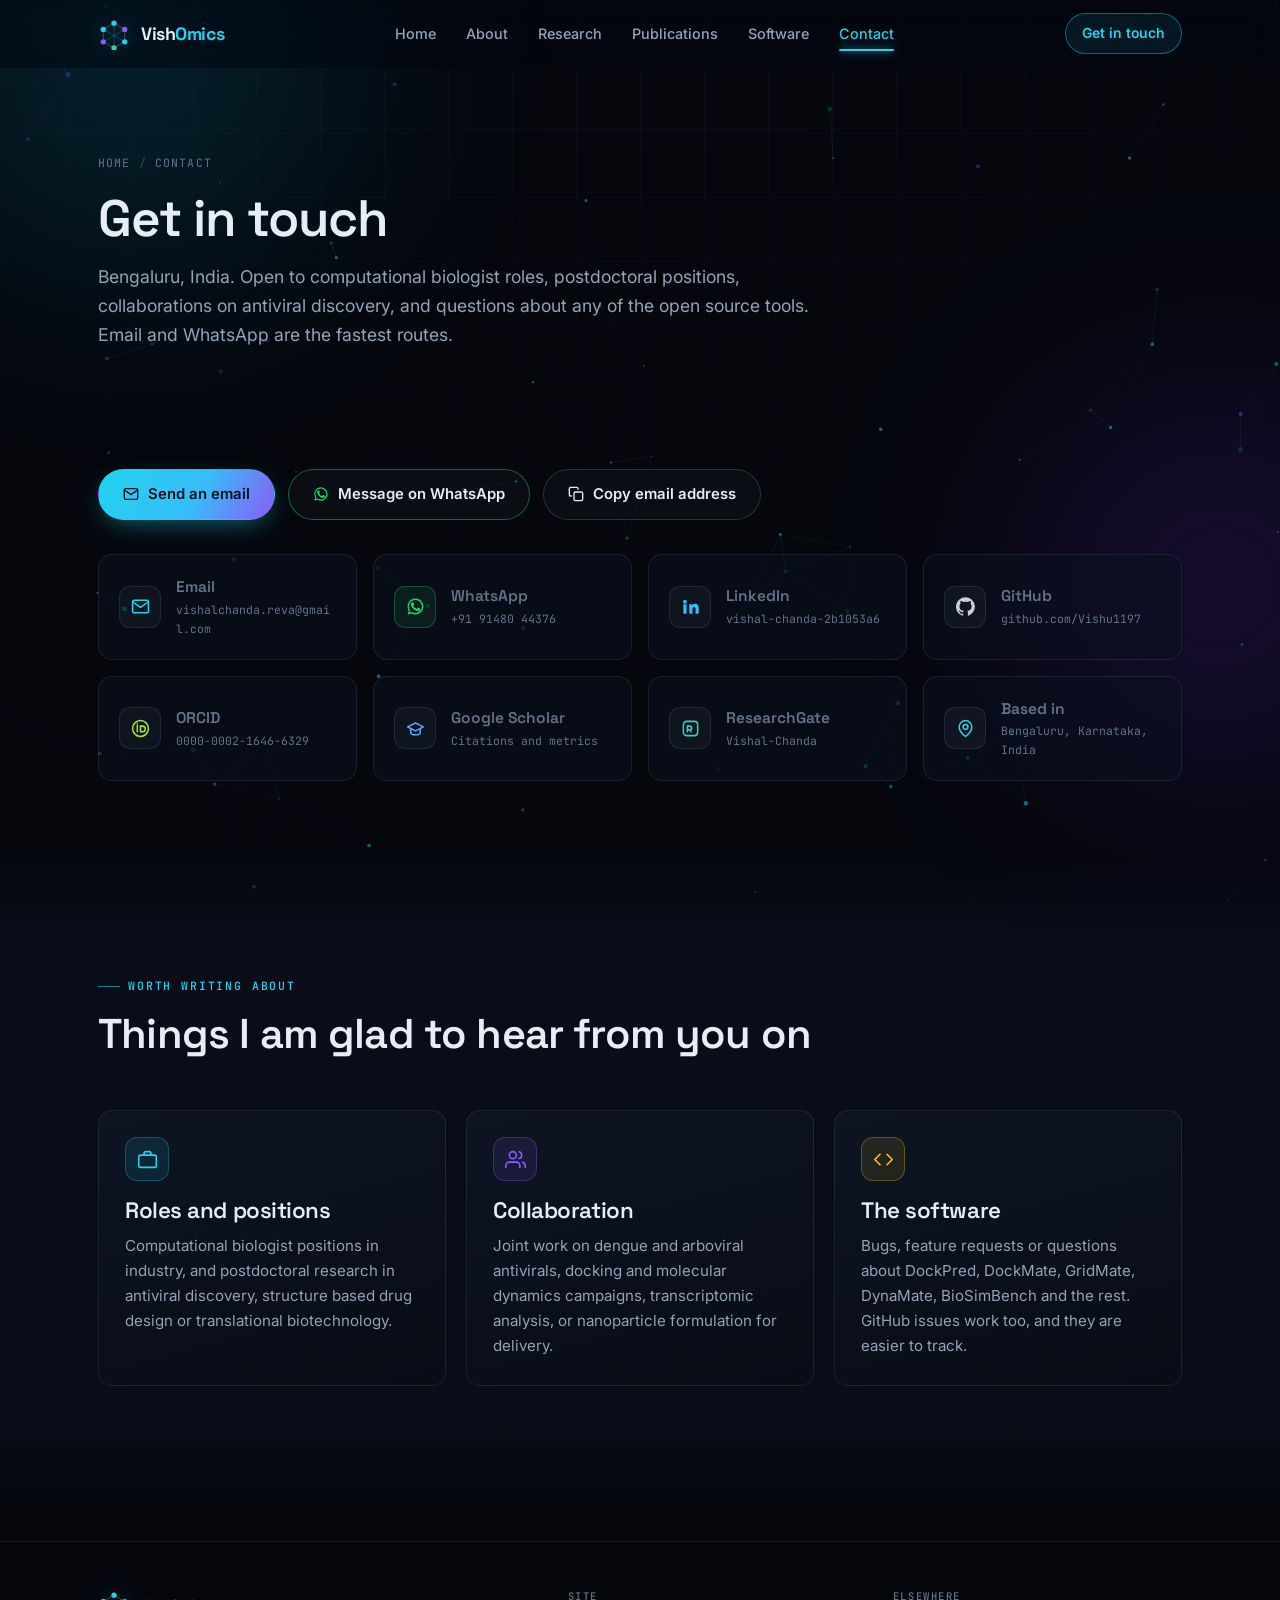
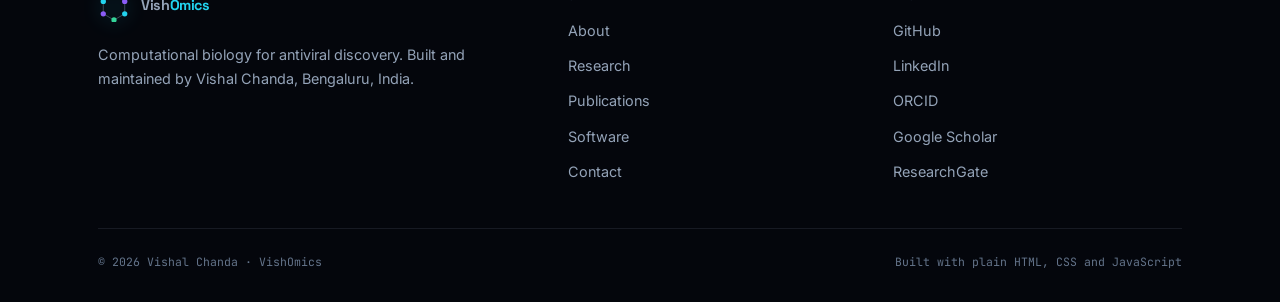
<file: contact.html>
<!DOCTYPE html>
<html lang="en">
<head>
<meta charset="utf-8">
<meta name="viewport" content="width=device-width, initial-scale=1">
<title>Contact | VishOmics</title>
<meta name="description" content="Get in touch with Vishal Chanda, computational biologist in Bengaluru. Email, WhatsApp, LinkedIn, GitHub, ORCID, Google Scholar and ResearchGate.">
<link rel="icon" href="data:image/svg+xml,%3Csvg xmlns='http://www.w3.org/2000/svg' viewBox='0 0 64 64'%3E%3Crect width='64' height='64' rx='14' fill='%2305070d'/%3E%3Cpath d='M17 17 L32 46 L47 17' fill='none' stroke='%2322d3ee' stroke-width='6' stroke-linecap='round' stroke-linejoin='round'/%3E%3Ccircle cx='32' cy='46' r='4.5' fill='%238b5cf6'/%3E%3C/svg%3E">
<link rel="preconnect" href="https://fonts.googleapis.com">
<link rel="preconnect" href="https://fonts.gstatic.com" crossorigin>
<link href="https://fonts.googleapis.com/css2?family=Inter:wght@400;500;600&family=JetBrains+Mono:wght@400;500&family=Space+Grotesk:wght@500;600;700&display=swap" rel="stylesheet">
<link rel="stylesheet" href="assets/css/styles.css">
<noscript><style>.rv{opacity:1;transform:none}.acc-body,.skill-body{max-height:none}</style></noscript>
</head>
<body>

<a class="skip" href="#main">Skip to content</a>
<div id="progress"></div>
<canvas id="bg-canvas" aria-hidden="true"></canvas>
<div class="aurora a1" aria-hidden="true"></div>
<div class="aurora a2" aria-hidden="true"></div>
<div class="grid-veil" aria-hidden="true"></div>

<header class="nav">
  <div class="wrap">
    <a class="brand" href="index.html">
      <svg class="brand-mark" viewBox="0 0 40 40" fill="none" aria-hidden="true">
        <path d="M20 6.5 L33.4 14.25 L33.4 29.75 L20 37.5 L6.6 29.75 L6.6 14.25 Z" stroke="rgba(148,163,184,.4)" stroke-width="1.2"/>
        <path d="M20 6.5 L20 37.5 M6.6 14.25 L33.4 29.75 M33.4 14.25 L6.6 29.75" stroke="rgba(34,211,238,.3)" stroke-width="1"/>
        <circle cx="20" cy="6.5" r="3.3" fill="#22d3ee"/><circle cx="33.4" cy="14.25" r="3.3" fill="#8b5cf6"/>
        <circle cx="33.4" cy="29.75" r="3.3" fill="#22d3ee"/><circle cx="20" cy="37.5" r="3.3" fill="#34d399"/>
        <circle cx="6.6" cy="29.75" r="3.3" fill="#8b5cf6"/><circle cx="6.6" cy="14.25" r="3.3" fill="#22d3ee"/>
      </svg>
      <span>Vish<b>Omics</b></span>
    </a>
    <nav aria-label="Main">
      <ul class="nav-links">
        <li><a href="index.html">Home</a></li>
        <li><a href="about.html">About</a></li>
        <li><a href="research.html">Research</a></li>
        <li><a href="publications.html">Publications</a></li>
        <li><a href="software.html">Software</a></li>
        <li><a href="contact.html">Contact</a></li>
      </ul>
    </nav>
    <a class="nav-cta" href="contact.html">Get in touch</a>
    <button class="burger" aria-label="Open menu" aria-expanded="false"><span></span><span></span><span></span></button>
  </div>
</header>

<main id="main" class="shell">

  <section class="page-head">
    <div class="wrap">
      <div class="crumb rv"><a href="index.html">Home</a><i>/</i>Contact</div>
      <h1 class="rv d1">Get in touch</h1>
      <p class="lede rv d2">
        Bengaluru, India. Open to computational biologist roles, postdoctoral positions,
        collaborations on antiviral discovery, and questions about any of the open source tools.
        Email and WhatsApp are the fastest routes.
      </p>
    </div>
  </section>

  <section class="section tight">
    <div class="wrap">
      <div class="btn-row rv" style="margin-bottom:34px">
        <a class="btn btn-primary" href="mailto:vishalchanda.reva@gmail.com?subject=Hello%20from%20your%20site">
          <svg viewBox="0 0 24 24" fill="none" stroke="currentColor" stroke-width="2" stroke-linecap="round" stroke-linejoin="round"><rect x="2" y="4" width="20" height="16" rx="2"/><path d="m22 6-10 7L2 6"/></svg>
          Send an email
        </a>
        <a class="btn btn-ghost" href="https://wa.me/919148044376" target="_blank" rel="noopener" style="border-color:rgba(37,211,102,.45)">
          <svg viewBox="0 0 24 24" fill="currentColor" style="color:#25d366"><path d="M17.5 14.4c-.3-.2-1.7-.9-2-1-.3-.1-.5-.2-.7.2-.2.3-.7 1-.9 1.2-.2.2-.3.2-.6.1-.3-.2-1.3-.5-2.4-1.5-.9-.8-1.5-1.8-1.6-2.1-.2-.3 0-.5.1-.6l.5-.5c.1-.2.2-.3.3-.5.1-.2 0-.4 0-.5l-.9-2.1c-.2-.6-.5-.5-.7-.5h-.6c-.2 0-.5.1-.8.4-.3.3-1 1-1 2.5s1.1 2.9 1.2 3.1c.1.2 2.1 3.2 5 4.5.7.3 1.2.5 1.7.6.7.2 1.3.2 1.8.1.6-.1 1.7-.7 2-1.4.2-.7.2-1.2.2-1.4-.1-.1-.3-.2-.6-.3ZM12 2a10 10 0 0 0-8.6 15.1L2 22l5-1.3A10 10 0 1 0 12 2Zm0 18.2c-1.6 0-3.1-.4-4.4-1.2l-.3-.2-3 .8.8-2.9-.2-.3A8.2 8.2 0 1 1 12 20.2Z"/></svg>
          Message on WhatsApp
        </a>
        <button class="btn btn-ghost" type="button" data-copy="vishalchanda.reva@gmail.com">
          <svg viewBox="0 0 24 24" fill="none" stroke="currentColor" stroke-width="2" stroke-linecap="round" stroke-linejoin="round"><rect x="9" y="9" width="13" height="13" rx="2"/><path d="M5 15H4a2 2 0 0 1-2-2V4a2 2 0 0 1 2-2h9a2 2 0 0 1 2 2v1"/></svg>
          Copy email address
        </button>
      </div>

      <div class="contact-grid rv d1">

        <a class="ctile" href="mailto:vishalchanda.reva@gmail.com">
          <span class="ico">
            <svg viewBox="0 0 24 24" fill="none" stroke="currentColor" stroke-width="1.9" stroke-linecap="round" stroke-linejoin="round"><rect x="2" y="4" width="20" height="16" rx="2"/><path d="m22 6-10 7L2 6"/></svg>
          </span>
          <span>
            <b>Email</b>
            <span>vishalchanda.reva@gmail.com</span>
          </span>
        </a>

        <a class="ctile wa" href="https://wa.me/919148044376" target="_blank" rel="noopener">
          <span class="ico">
            <svg viewBox="0 0 24 24" fill="currentColor"><path d="M17.5 14.4c-.3-.2-1.7-.9-2-1-.3-.1-.5-.2-.7.2-.2.3-.7 1-.9 1.2-.2.2-.3.2-.6.1-.3-.2-1.3-.5-2.4-1.5-.9-.8-1.5-1.8-1.6-2.1-.2-.3 0-.5.1-.6l.5-.5c.1-.2.2-.3.3-.5.1-.2 0-.4 0-.5l-.9-2.1c-.2-.6-.5-.5-.7-.5h-.6c-.2 0-.5.1-.8.4-.3.3-1 1-1 2.5s1.1 2.9 1.2 3.1c.1.2 2.1 3.2 5 4.5.7.3 1.2.5 1.7.6.7.2 1.3.2 1.8.1.6-.1 1.7-.7 2-1.4.2-.7.2-1.2.2-1.4-.1-.1-.3-.2-.6-.3ZM12 2a10 10 0 0 0-8.6 15.1L2 22l5-1.3A10 10 0 1 0 12 2Zm0 18.2c-1.6 0-3.1-.4-4.4-1.2l-.3-.2-3 .8.8-2.9-.2-.3A8.2 8.2 0 1 1 12 20.2Z"/></svg>
          </span>
          <span>
            <b>WhatsApp</b>
            <span>+91 91480 44376</span>
          </span>
        </a>

        <a class="ctile li" href="https://www.linkedin.com/in/vishal-chanda-2b1053a6" target="_blank" rel="noopener">
          <span class="ico">
            <svg viewBox="0 0 24 24" fill="currentColor"><path d="M4.98 3.5a2.5 2.5 0 1 1 0 5 2.5 2.5 0 0 1 0-5ZM3 9h4v12H3V9Zm7 0h3.8v1.7h.05c.53-1 1.83-2.05 3.77-2.05 4.03 0 4.78 2.65 4.78 6.1V21h-4v-5.5c0-1.31-.02-3-1.83-3-1.83 0-2.11 1.43-2.11 2.9V21h-4V9Z"/></svg>
          </span>
          <span>
            <b>LinkedIn</b>
            <span>vishal-chanda-2b1053a6</span>
          </span>
        </a>

        <a class="ctile gh" href="https://github.com/Vishu1197" target="_blank" rel="noopener">
          <span class="ico">
            <svg viewBox="0 0 24 24" fill="currentColor"><path d="M12 .3a12 12 0 0 0-3.8 23.4c.6.1.8-.3.8-.6v-2c-3.3.7-4-1.6-4-1.6-.6-1.4-1.4-1.8-1.4-1.8-1.1-.8.1-.8.1-.8 1.2.1 1.9 1.2 1.9 1.2 1.1 1.9 2.9 1.3 3.6 1 .1-.8.4-1.3.8-1.6-2.7-.3-5.5-1.3-5.5-5.9 0-1.3.5-2.4 1.2-3.2-.1-.3-.5-1.5.1-3.2 0 0 1-.3 3.3 1.2a11.5 11.5 0 0 1 6 0c2.3-1.5 3.3-1.2 3.3-1.2.6 1.7.2 2.9.1 3.2.8.8 1.2 1.9 1.2 3.2 0 4.6-2.8 5.6-5.5 5.9.4.4.8 1.1.8 2.2v3.3c0 .3.2.7.8.6A12 12 0 0 0 12 .3Z"/></svg>
          </span>
          <span>
            <b>GitHub</b>
            <span>github.com/Vishu1197</span>
          </span>
        </a>

        <a class="ctile or" href="https://orcid.org/0000-0002-1646-6329" target="_blank" rel="noopener">
          <span class="ico">
            <svg viewBox="0 0 24 24" fill="none" stroke="currentColor" stroke-width="1.9" stroke-linecap="round"><circle cx="12" cy="12" r="10"/><path d="M8 8v8M8 5.6h.01M12 9h2.5a3.5 3.5 0 0 1 0 7H12V9Z"/></svg>
          </span>
          <span>
            <b>ORCID</b>
            <span>0000-0002-1646-6329</span>
          </span>
        </a>

        <a class="ctile gs" href="https://scholar.google.com/citations?user=gdA8TAIAAAAJ" target="_blank" rel="noopener">
          <span class="ico">
            <svg viewBox="0 0 24 24" fill="none" stroke="currentColor" stroke-width="1.9" stroke-linecap="round" stroke-linejoin="round"><path d="M22 10 12 5 2 10l10 5 10-5Z"/><path d="M6 12v5c0 1.7 2.7 3 6 3s6-1.3 6-3v-5"/></svg>
          </span>
          <span>
            <b>Google Scholar</b>
            <span>Citations and metrics</span>
          </span>
        </a>

        <a class="ctile rg" href="https://www.researchgate.net/profile/Vishal-Chanda" target="_blank" rel="noopener">
          <span class="ico">
            <svg viewBox="0 0 24 24" fill="none" stroke="currentColor" stroke-width="1.9" stroke-linecap="round" stroke-linejoin="round"><rect x="3" y="3" width="18" height="18" rx="4"/><path d="M8 16V9h3a2.5 2.5 0 0 1 0 5H8m5 2-3-3"/></svg>
          </span>
          <span>
            <b>ResearchGate</b>
            <span>Vishal-Chanda</span>
          </span>
        </a>

        <div class="ctile" style="cursor:default">
          <span class="ico">
            <svg viewBox="0 0 24 24" fill="none" stroke="currentColor" stroke-width="1.9" stroke-linecap="round" stroke-linejoin="round"><path d="M20 10c0 6-8 12-8 12s-8-6-8-12a8 8 0 0 1 16 0Z"/><circle cx="12" cy="10" r="3"/></svg>
          </span>
          <span>
            <b>Based in</b>
            <span>Bengaluru, Karnataka, India</span>
          </span>
        </div>

      </div>
    </div>
  </section>

  <!-- ==================================================== what to ask -->
  <section class="section alt">
    <div class="wrap">
      <div class="section-head rv">
        <span class="eyebrow">Worth writing about</span>
        <h2 class="h2">Things I am glad to hear from you on</h2>
      </div>

      <div class="card-grid">
        <article class="card rv d1">
          <div class="card-ico">
            <svg viewBox="0 0 24 24" fill="none" stroke="currentColor" stroke-width="1.8" stroke-linecap="round" stroke-linejoin="round"><rect x="2" y="7" width="20" height="14" rx="2"/><path d="M16 7V5a2 2 0 0 0-2-2h-4a2 2 0 0 0-2 2v2"/></svg>
          </div>
          <h3 class="h3">Roles and positions</h3>
          <p>
            Computational biologist positions in industry, and postdoctoral research in antiviral
            discovery, structure based drug design or translational biotechnology.
          </p>
        </article>

        <article class="card rv d2">
          <div class="card-ico v">
            <svg viewBox="0 0 24 24" fill="none" stroke="currentColor" stroke-width="1.8" stroke-linecap="round" stroke-linejoin="round"><path d="M17 21v-2a4 4 0 0 0-4-4H5a4 4 0 0 0-4 4v2"/><circle cx="9" cy="7" r="4"/><path d="M23 21v-2a4 4 0 0 0-3-3.9M16 3.1a4 4 0 0 1 0 7.8"/></svg>
          </div>
          <h3 class="h3">Collaboration</h3>
          <p>
            Joint work on dengue and arboviral antivirals, docking and molecular dynamics campaigns,
            transcriptomic analysis, or nanoparticle formulation for delivery.
          </p>
        </article>

        <article class="card rv d3">
          <div class="card-ico a">
            <svg viewBox="0 0 24 24" fill="none" stroke="currentColor" stroke-width="1.8" stroke-linecap="round" stroke-linejoin="round"><polyline points="16 18 22 12 16 6"/><polyline points="8 6 2 12 8 18"/></svg>
          </div>
          <h3 class="h3">The software</h3>
          <p>
            Bugs, feature requests or questions about DockPred, DockMate, GridMate, DynaMate,
            BioSimBench and the rest. GitHub issues work too, and they are easier to track.
          </p>
        </article>
      </div>
    </div>
  </section>

</main>

<footer class="footer">
  <div class="wrap">
    <div class="foot-grid">
      <div>
        <a class="brand" href="index.html">
          <svg class="brand-mark" viewBox="0 0 40 40" fill="none" aria-hidden="true">
            <path d="M20 6.5 L33.4 14.25 L33.4 29.75 L20 37.5 L6.6 29.75 L6.6 14.25 Z" stroke="rgba(148,163,184,.4)" stroke-width="1.2"/>
            <circle cx="20" cy="6.5" r="3.3" fill="#22d3ee"/><circle cx="33.4" cy="14.25" r="3.3" fill="#8b5cf6"/>
            <circle cx="33.4" cy="29.75" r="3.3" fill="#22d3ee"/><circle cx="20" cy="37.5" r="3.3" fill="#34d399"/>
            <circle cx="6.6" cy="29.75" r="3.3" fill="#8b5cf6"/><circle cx="6.6" cy="14.25" r="3.3" fill="#22d3ee"/>
          </svg>
          <span>Vish<b>Omics</b></span>
        </a>
        <p class="foot-blurb">Computational biology for antiviral discovery. Built and maintained by Vishal Chanda, Bengaluru, India.</p>
      </div>
      <div>
        <h4>Site</h4>
        <ul>
          <li><a href="about.html">About</a></li>
          <li><a href="research.html">Research</a></li>
          <li><a href="publications.html">Publications</a></li>
          <li><a href="software.html">Software</a></li>
          <li><a href="contact.html">Contact</a></li>
        </ul>
      </div>
      <div>
        <h4>Elsewhere</h4>
        <ul>
          <li><a href="https://github.com/Vishu1197" target="_blank" rel="noopener">GitHub</a></li>
          <li><a href="https://www.linkedin.com/in/vishal-chanda-2b1053a6" target="_blank" rel="noopener">LinkedIn</a></li>
          <li><a href="https://orcid.org/0000-0002-1646-6329" target="_blank" rel="noopener">ORCID</a></li>
          <li><a href="https://scholar.google.com/citations?user=gdA8TAIAAAAJ" target="_blank" rel="noopener">Google Scholar</a></li>
          <li><a href="https://www.researchgate.net/profile/Vishal-Chanda" target="_blank" rel="noopener">ResearchGate</a></li>
        </ul>
      </div>
    </div>
    <div class="foot-bottom">
      <span>&copy; <span data-year>2026</span> Vishal Chanda &middot; VishOmics</span>
      <span>Built with plain HTML, CSS and JavaScript</span>
    </div>
  </div>
</footer>

<script src="assets/js/particles.js"></script>
<script src="assets/js/main.js"></script>
</body>
</html>
</file>
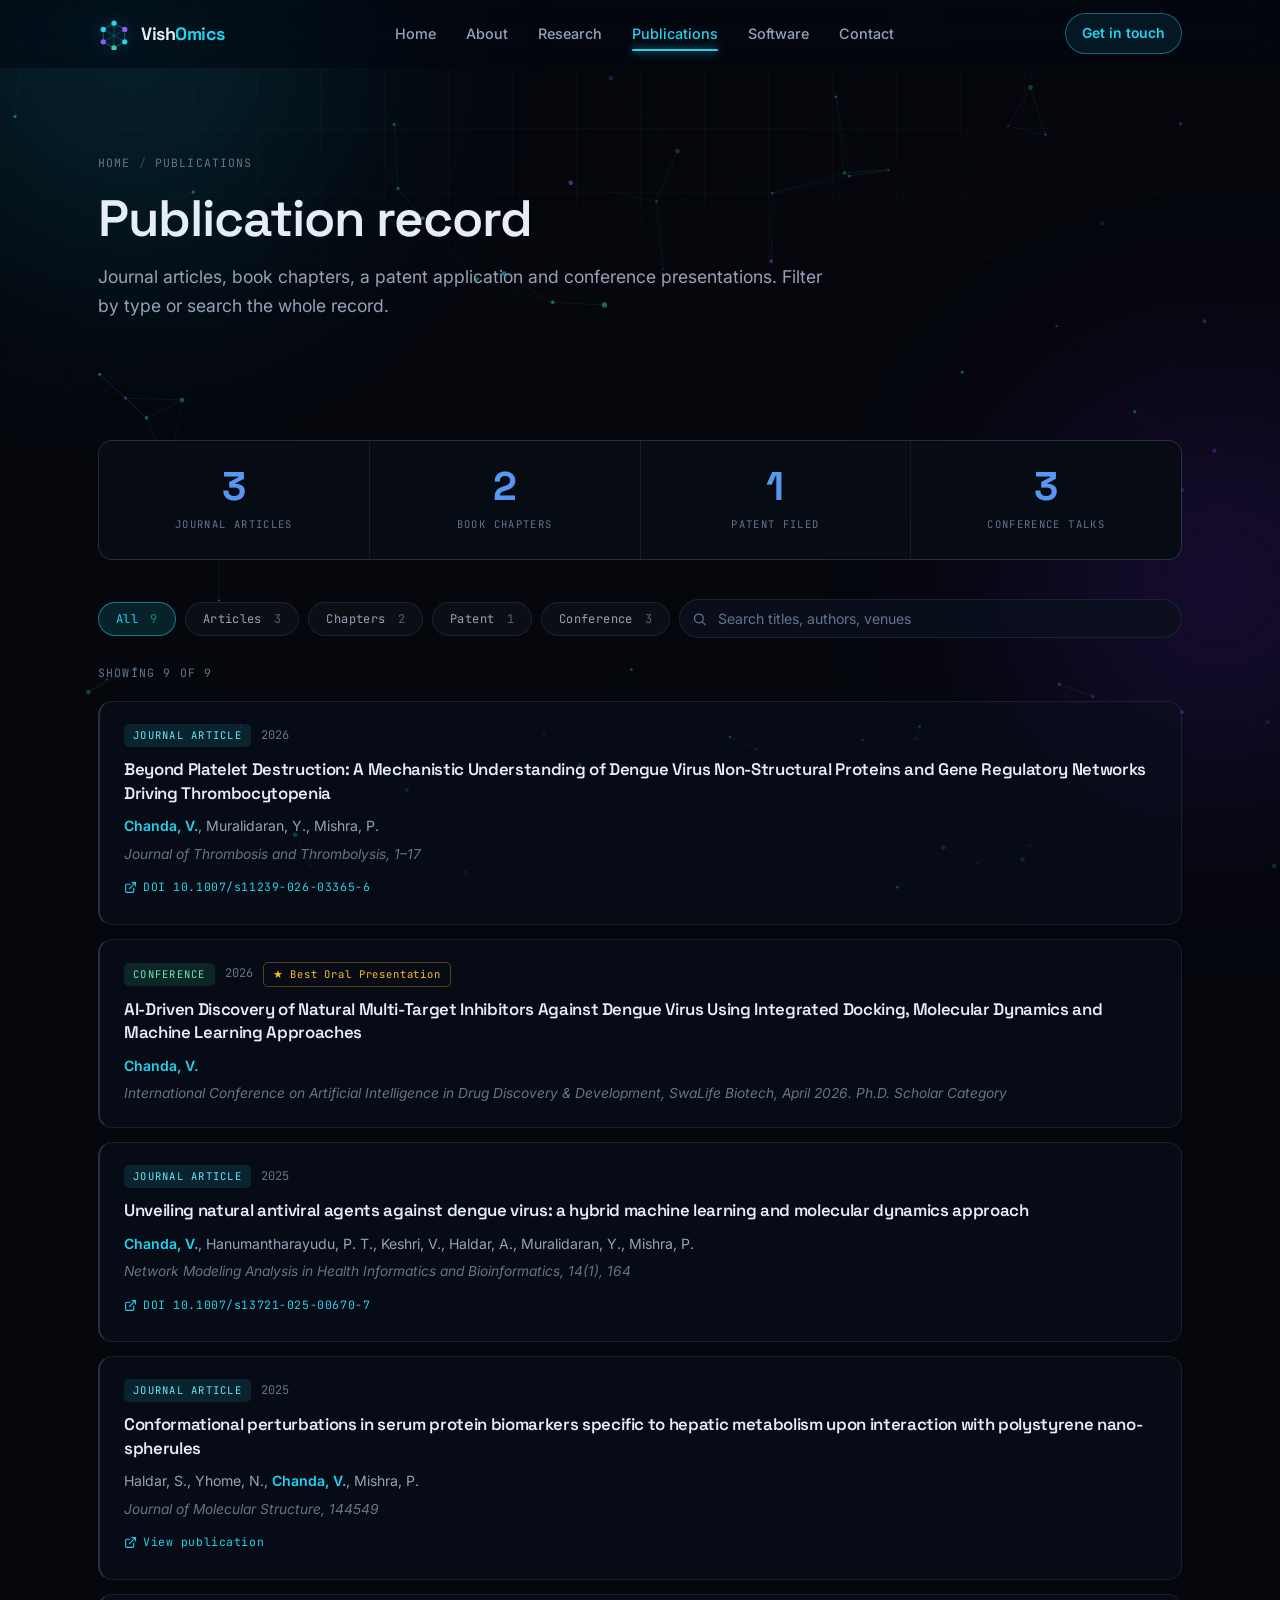
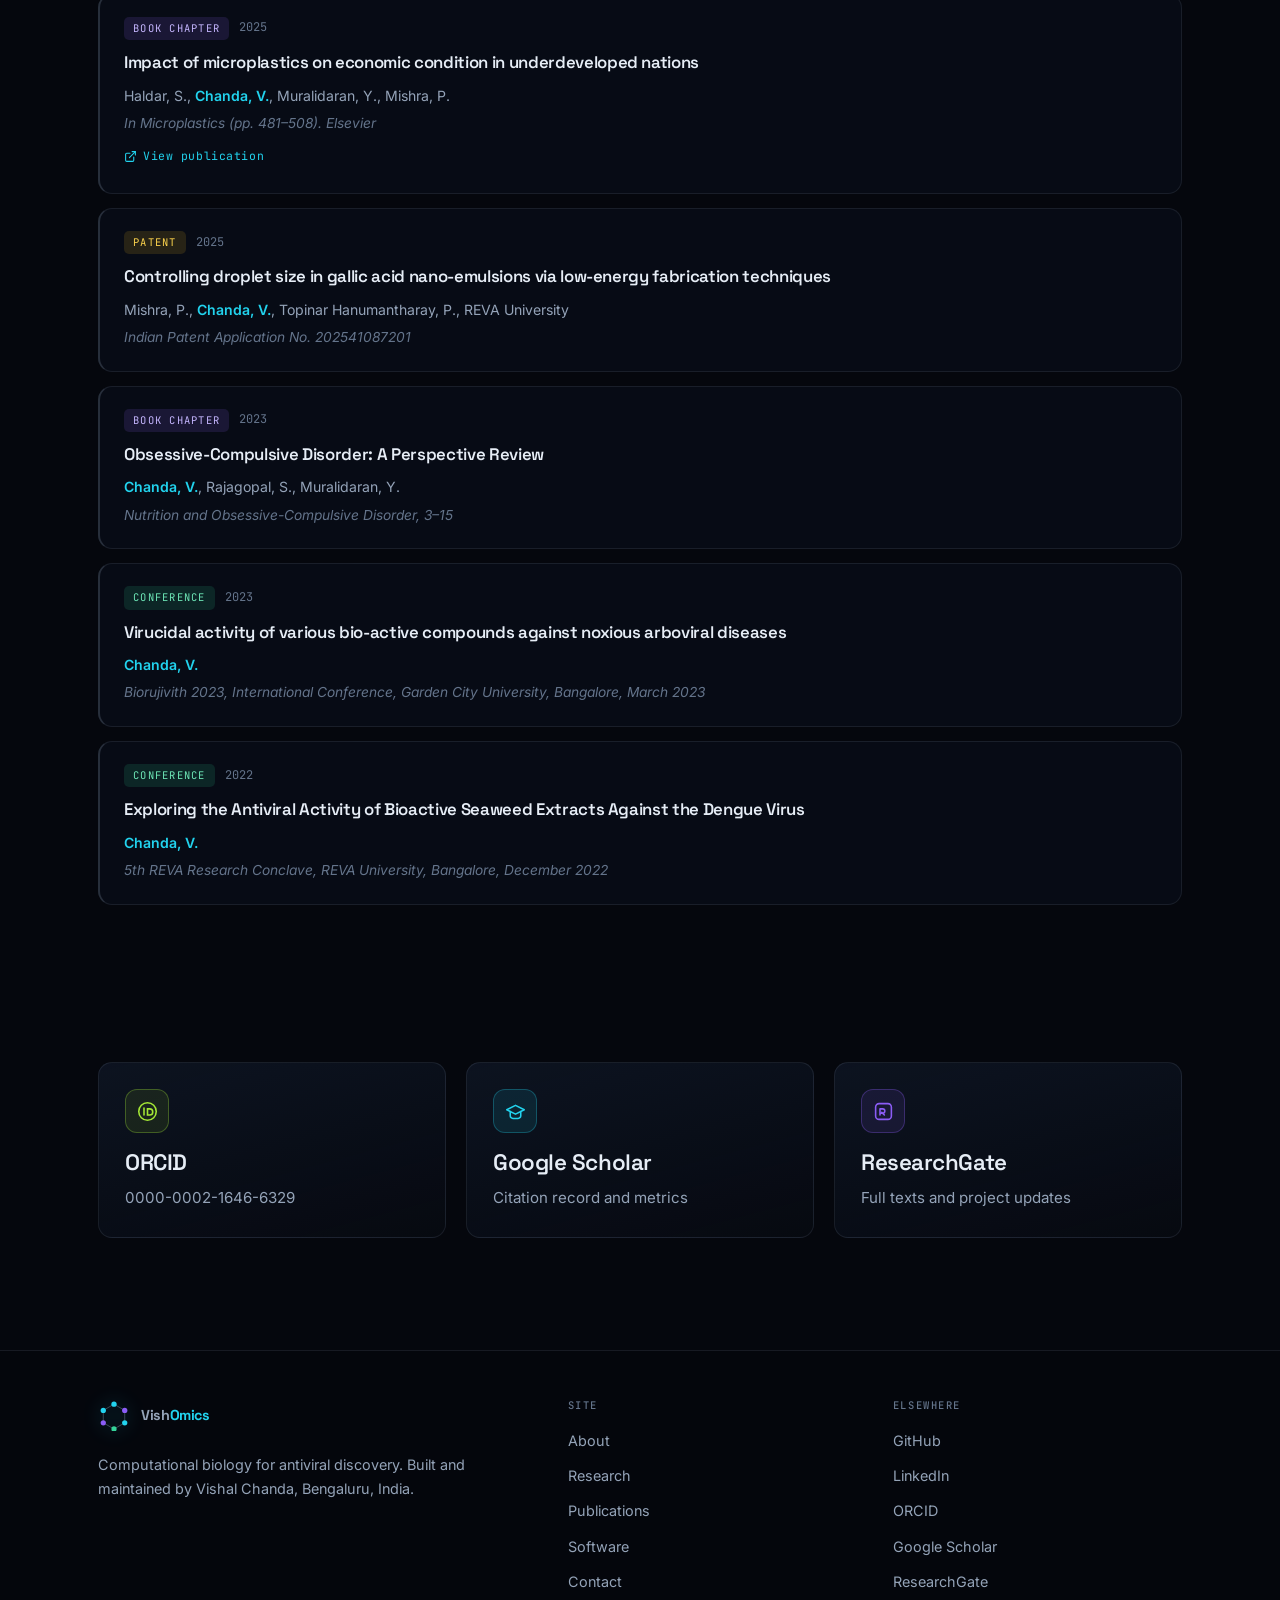
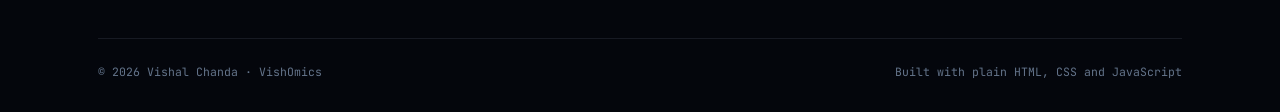
<file: publications.html>
<!DOCTYPE html>
<html lang="en">
<head>
<meta charset="utf-8">
<meta name="viewport" content="width=device-width, initial-scale=1">
<title>Publications | VishOmics</title>
<meta name="description" content="Journal articles, book chapters, patent and conference presentations by Vishal Chanda, covering dengue antivirals, transcriptomics and nanobiotechnology.">
<link rel="icon" href="data:image/svg+xml,%3Csvg xmlns='http://www.w3.org/2000/svg' viewBox='0 0 64 64'%3E%3Crect width='64' height='64' rx='14' fill='%2305070d'/%3E%3Cpath d='M17 17 L32 46 L47 17' fill='none' stroke='%2322d3ee' stroke-width='6' stroke-linecap='round' stroke-linejoin='round'/%3E%3Ccircle cx='32' cy='46' r='4.5' fill='%238b5cf6'/%3E%3C/svg%3E">
<link rel="preconnect" href="https://fonts.googleapis.com">
<link rel="preconnect" href="https://fonts.gstatic.com" crossorigin>
<link href="https://fonts.googleapis.com/css2?family=Inter:wght@400;500;600&family=JetBrains+Mono:wght@400;500&family=Space+Grotesk:wght@500;600;700&display=swap" rel="stylesheet">
<link rel="stylesheet" href="assets/css/styles.css">
<noscript><style>.rv{opacity:1;transform:none}.acc-body,.skill-body{max-height:none}</style></noscript>
</head>
<body>

<a class="skip" href="#main">Skip to content</a>
<div id="progress"></div>
<canvas id="bg-canvas" aria-hidden="true"></canvas>
<div class="aurora a1" aria-hidden="true"></div>
<div class="aurora a2" aria-hidden="true"></div>
<div class="grid-veil" aria-hidden="true"></div>

<header class="nav">
  <div class="wrap">
    <a class="brand" href="index.html">
      <svg class="brand-mark" viewBox="0 0 40 40" fill="none" aria-hidden="true">
        <path d="M20 6.5 L33.4 14.25 L33.4 29.75 L20 37.5 L6.6 29.75 L6.6 14.25 Z" stroke="rgba(148,163,184,.4)" stroke-width="1.2"/>
        <path d="M20 6.5 L20 37.5 M6.6 14.25 L33.4 29.75 M33.4 14.25 L6.6 29.75" stroke="rgba(34,211,238,.3)" stroke-width="1"/>
        <circle cx="20" cy="6.5" r="3.3" fill="#22d3ee"/><circle cx="33.4" cy="14.25" r="3.3" fill="#8b5cf6"/>
        <circle cx="33.4" cy="29.75" r="3.3" fill="#22d3ee"/><circle cx="20" cy="37.5" r="3.3" fill="#34d399"/>
        <circle cx="6.6" cy="29.75" r="3.3" fill="#8b5cf6"/><circle cx="6.6" cy="14.25" r="3.3" fill="#22d3ee"/>
      </svg>
      <span>Vish<b>Omics</b></span>
    </a>
    <nav aria-label="Main">
      <ul class="nav-links">
        <li><a href="index.html">Home</a></li>
        <li><a href="about.html">About</a></li>
        <li><a href="research.html">Research</a></li>
        <li><a href="publications.html">Publications</a></li>
        <li><a href="software.html">Software</a></li>
        <li><a href="contact.html">Contact</a></li>
      </ul>
    </nav>
    <a class="nav-cta" href="contact.html">Get in touch</a>
    <button class="burger" aria-label="Open menu" aria-expanded="false"><span></span><span></span><span></span></button>
  </div>
</header>

<main id="main" class="shell">

  <section class="page-head">
    <div class="wrap">
      <div class="crumb rv"><a href="index.html">Home</a><i>/</i>Publications</div>
      <h1 class="rv d1">Publication record</h1>
      <p class="lede rv d2">
        Journal articles, book chapters, a patent application and conference presentations.
        Filter by type or search the whole record.
      </p>
    </div>
  </section>

  <section class="section tight">
    <div class="wrap">
      <div class="stat-grid rv" style="margin-bottom:38px">
        <div class="stat"><b data-count="3">0</b><small>Journal articles</small></div>
        <div class="stat"><b data-count="2">0</b><small>Book chapters</small></div>
        <div class="stat"><b data-count="1">0</b><small>Patent filed</small></div>
        <div class="stat"><b data-count="3">0</b><small>Conference talks</small></div>
      </div>

      <div class="filters rv d1">
        <button class="chip on" data-kind="all" type="button">All <span class="ct"></span></button>
        <button class="chip" data-kind="article" type="button">Articles <span class="ct"></span></button>
        <button class="chip" data-kind="chapter" type="button">Chapters <span class="ct"></span></button>
        <button class="chip" data-kind="patent" type="button">Patent <span class="ct"></span></button>
        <button class="chip" data-kind="conference" type="button">Conference <span class="ct"></span></button>
        <div class="search">
          <svg viewBox="0 0 24 24" fill="none" stroke="currentColor" stroke-width="2" stroke-linecap="round" stroke-linejoin="round"><circle cx="11" cy="11" r="7"/><line x1="21" y1="21" x2="16.65" y2="16.65"/></svg>
          <label class="sr-only" for="pub-search">Search publications</label>
          <input id="pub-search" type="search" placeholder="Search titles, authors, venues" autocomplete="off">
        </div>
      </div>

      <div style="font-family:var(--f-mono);font-size:11.5px;letter-spacing:.1em;text-transform:uppercase;color:var(--dim);margin-bottom:18px">
        Showing <span id="pub-count">all</span>
      </div>

      <div id="pub-list" class="rv d2"></div>
    </div>
  </section>

  <section class="section tight">
    <div class="wrap">
      <div class="card-grid rv">
        <a class="card" href="https://orcid.org/0000-0002-1646-6329" target="_blank" rel="noopener" style="text-decoration:none;color:inherit">
          <div class="card-ico g" style="border-color:rgba(163,230,53,.3);background:rgba(163,230,53,.09);color:#a3e635">
            <svg viewBox="0 0 24 24" fill="none" stroke="currentColor" stroke-width="1.8" stroke-linecap="round"><circle cx="12" cy="12" r="10"/><path d="M8 8v8M8 8h.01M12 9h2.5a3.5 3.5 0 0 1 0 7H12V9Z"/></svg>
          </div>
          <h3 class="h3">ORCID</h3>
          <p>0000-0002-1646-6329</p>
        </a>
        <a class="card" href="https://scholar.google.com/citations?user=gdA8TAIAAAAJ" target="_blank" rel="noopener" style="text-decoration:none;color:inherit">
          <div class="card-ico">
            <svg viewBox="0 0 24 24" fill="none" stroke="currentColor" stroke-width="1.8" stroke-linecap="round" stroke-linejoin="round"><path d="M22 10 12 5 2 10l10 5 10-5Z"/><path d="M6 12v5c0 1.7 2.7 3 6 3s6-1.3 6-3v-5"/></svg>
          </div>
          <h3 class="h3">Google Scholar</h3>
          <p>Citation record and metrics</p>
        </a>
        <a class="card" href="https://www.researchgate.net/profile/Vishal-Chanda" target="_blank" rel="noopener" style="text-decoration:none;color:inherit">
          <div class="card-ico v">
            <svg viewBox="0 0 24 24" fill="none" stroke="currentColor" stroke-width="1.8" stroke-linecap="round" stroke-linejoin="round"><rect x="3" y="3" width="18" height="18" rx="4"/><path d="M8 16V9h3a2.5 2.5 0 0 1 0 5H8m5 2-3-3"/></svg>
          </div>
          <h3 class="h3">ResearchGate</h3>
          <p>Full texts and project updates</p>
        </a>
      </div>
    </div>
  </section>

</main>

<footer class="footer">
  <div class="wrap">
    <div class="foot-grid">
      <div>
        <a class="brand" href="index.html">
          <svg class="brand-mark" viewBox="0 0 40 40" fill="none" aria-hidden="true">
            <path d="M20 6.5 L33.4 14.25 L33.4 29.75 L20 37.5 L6.6 29.75 L6.6 14.25 Z" stroke="rgba(148,163,184,.4)" stroke-width="1.2"/>
            <circle cx="20" cy="6.5" r="3.3" fill="#22d3ee"/><circle cx="33.4" cy="14.25" r="3.3" fill="#8b5cf6"/>
            <circle cx="33.4" cy="29.75" r="3.3" fill="#22d3ee"/><circle cx="20" cy="37.5" r="3.3" fill="#34d399"/>
            <circle cx="6.6" cy="29.75" r="3.3" fill="#8b5cf6"/><circle cx="6.6" cy="14.25" r="3.3" fill="#22d3ee"/>
          </svg>
          <span>Vish<b>Omics</b></span>
        </a>
        <p class="foot-blurb">Computational biology for antiviral discovery. Built and maintained by Vishal Chanda, Bengaluru, India.</p>
      </div>
      <div>
        <h4>Site</h4>
        <ul>
          <li><a href="about.html">About</a></li>
          <li><a href="research.html">Research</a></li>
          <li><a href="publications.html">Publications</a></li>
          <li><a href="software.html">Software</a></li>
          <li><a href="contact.html">Contact</a></li>
        </ul>
      </div>
      <div>
        <h4>Elsewhere</h4>
        <ul>
          <li><a href="https://github.com/Vishu1197" target="_blank" rel="noopener">GitHub</a></li>
          <li><a href="https://www.linkedin.com/in/vishal-chanda-2b1053a6" target="_blank" rel="noopener">LinkedIn</a></li>
          <li><a href="https://orcid.org/0000-0002-1646-6329" target="_blank" rel="noopener">ORCID</a></li>
          <li><a href="https://scholar.google.com/citations?user=gdA8TAIAAAAJ" target="_blank" rel="noopener">Google Scholar</a></li>
          <li><a href="https://www.researchgate.net/profile/Vishal-Chanda" target="_blank" rel="noopener">ResearchGate</a></li>
        </ul>
      </div>
    </div>
    <div class="foot-bottom">
      <span>&copy; <span data-year>2026</span> Vishal Chanda &middot; VishOmics</span>
      <span>Built with plain HTML, CSS and JavaScript</span>
    </div>
  </div>
</footer>

<script src="assets/js/particles.js"></script>
<script src="assets/js/publications.js"></script>
<script src="assets/js/main.js"></script>
</body>
</html>
</file>
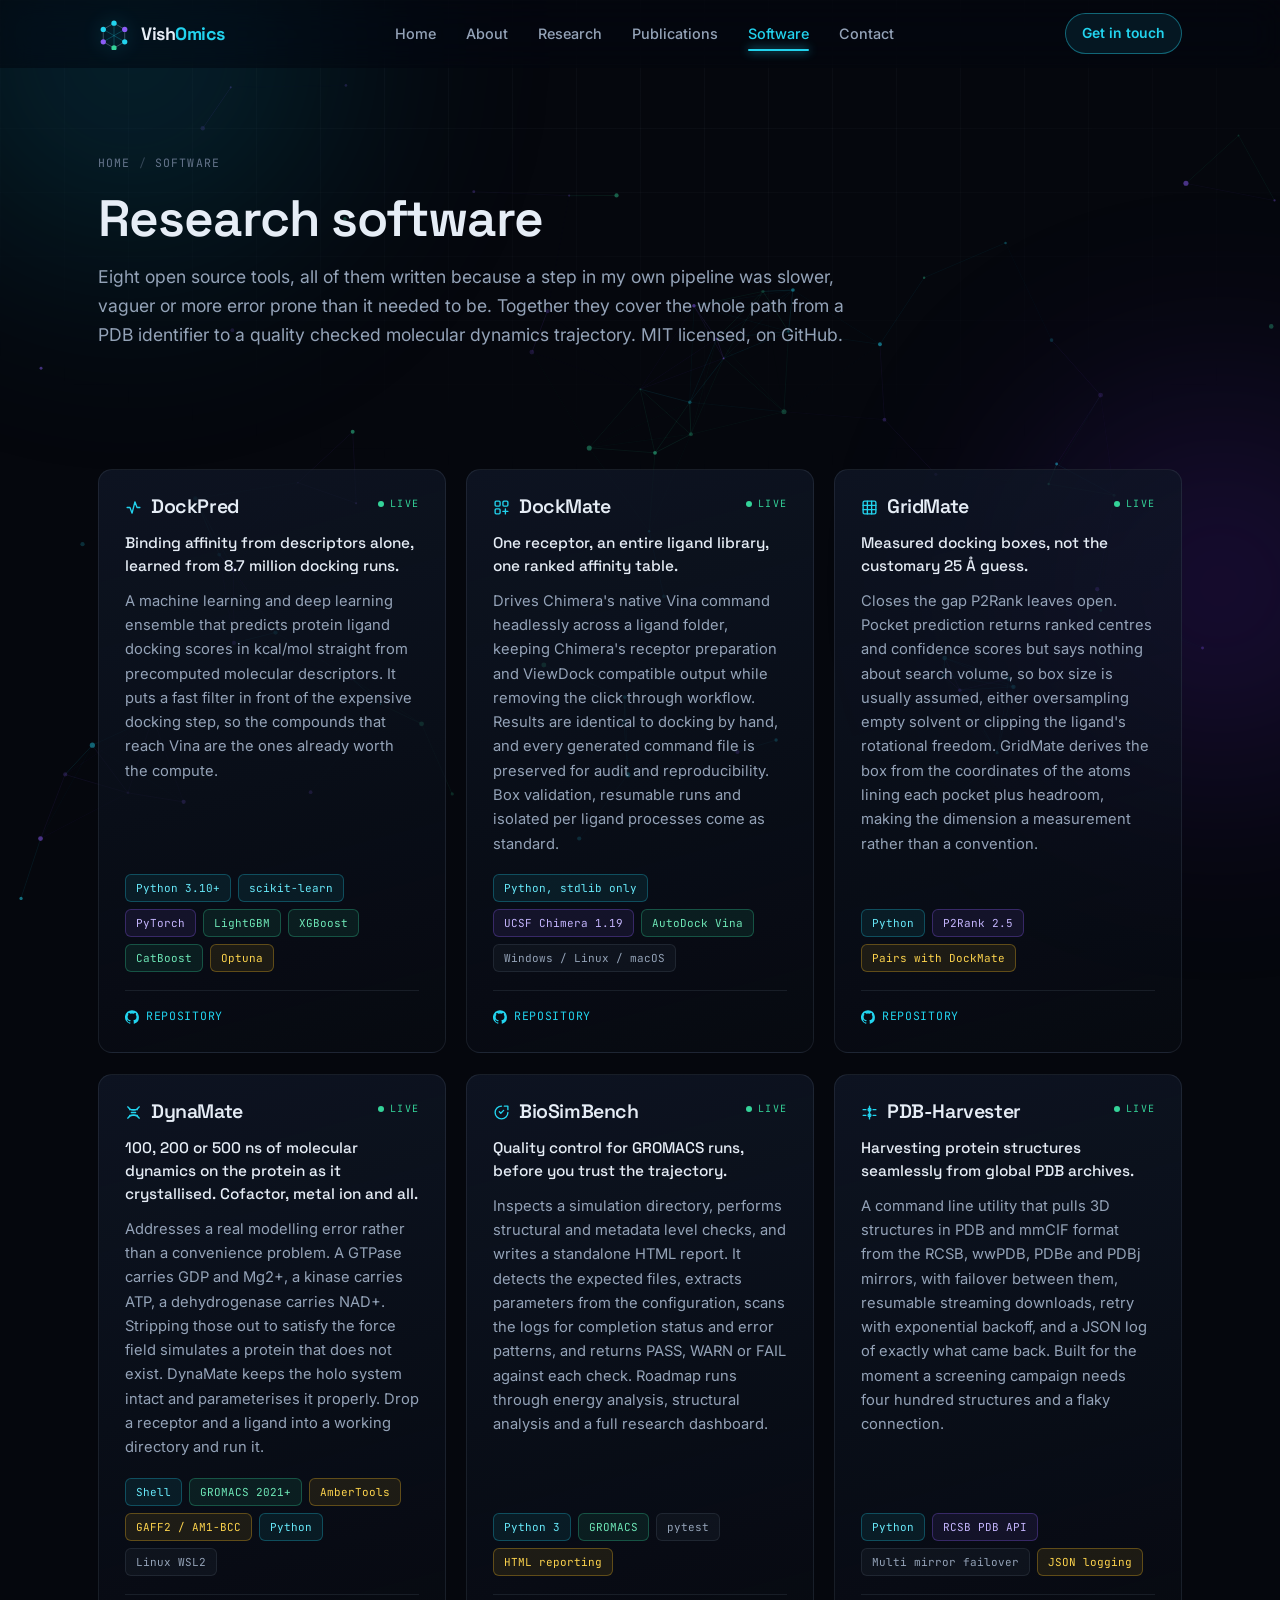
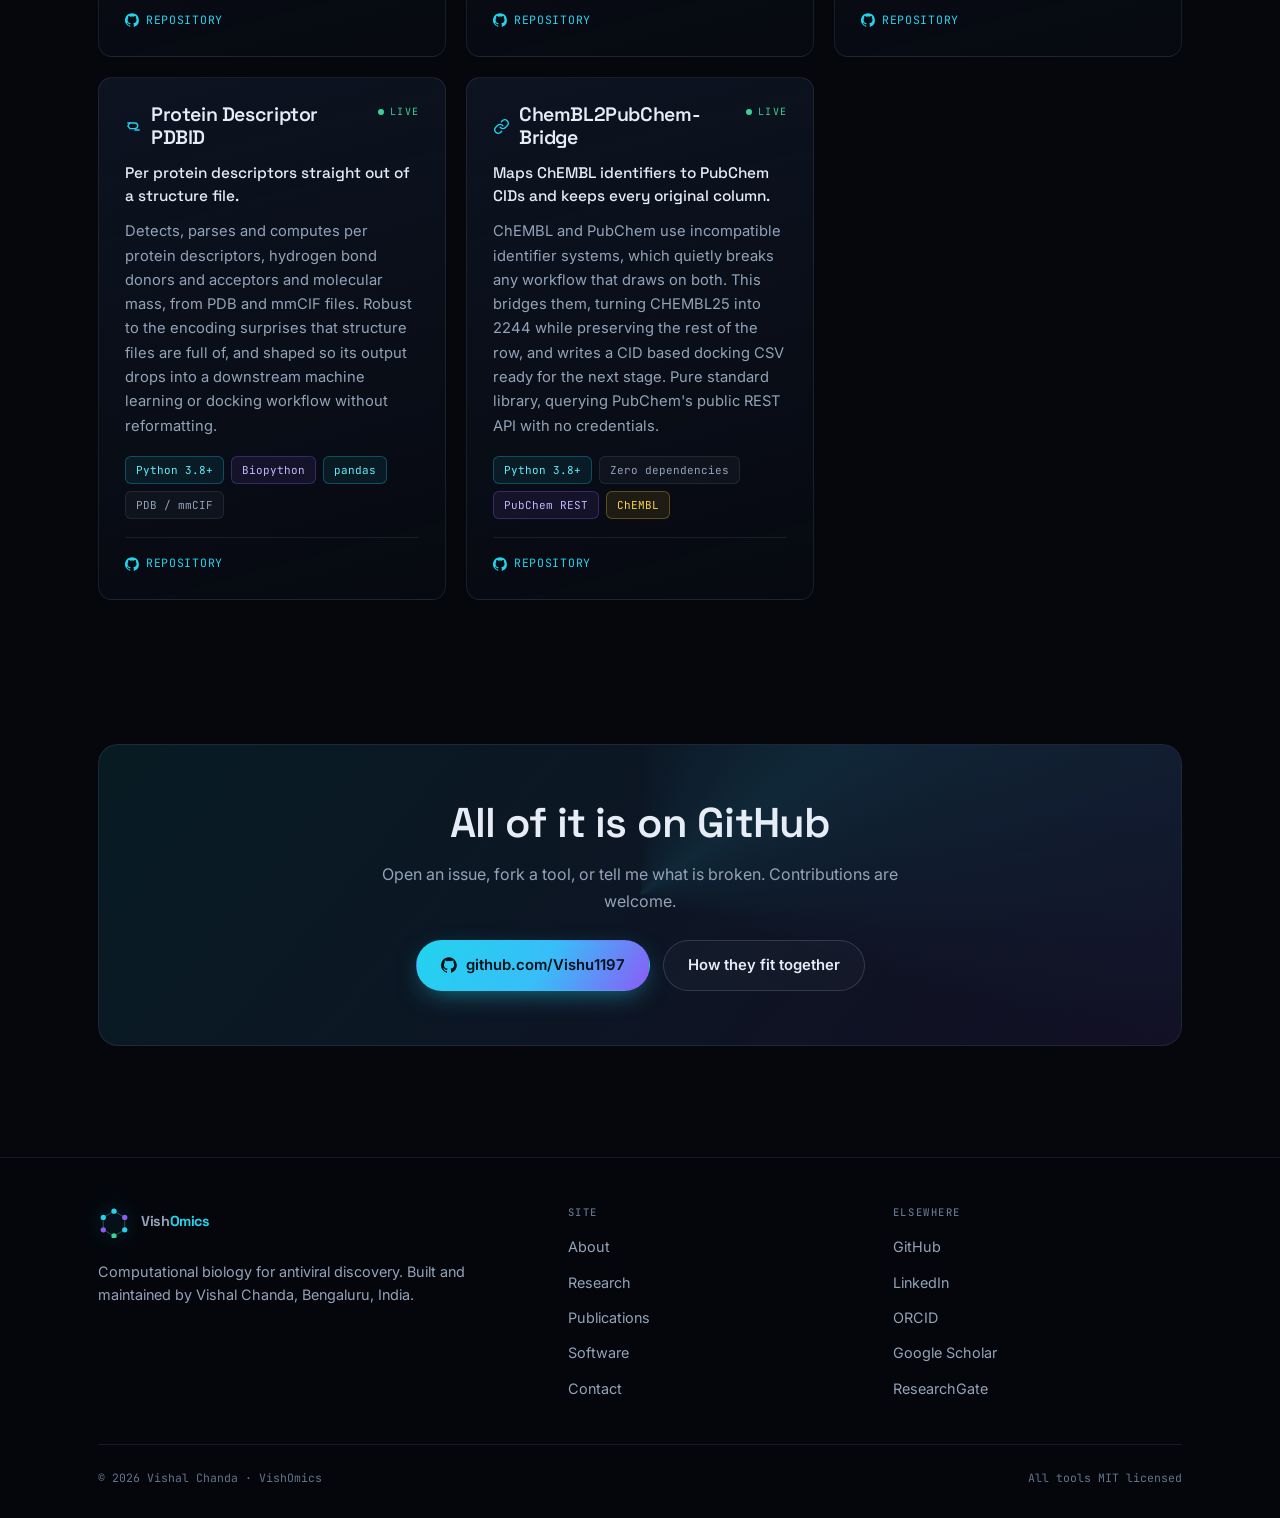
<file: software.html>
<!DOCTYPE html>
<html lang="en">
<head>
<meta charset="utf-8">
<meta name="viewport" content="width=device-width, initial-scale=1">
<title>Software | VishOmics</title>
<meta name="description" content="Eight open source research tools by Vishal Chanda: DockPred, DockMate, GridMate, DynaMate, BioSimBench, PDB-Harvester and more.">
<link rel="icon" href="data:image/svg+xml,%3Csvg xmlns='http://www.w3.org/2000/svg' viewBox='0 0 64 64'%3E%3Crect width='64' height='64' rx='14' fill='%2305070d'/%3E%3Cpath d='M17 17 L32 46 L47 17' fill='none' stroke='%2322d3ee' stroke-width='6' stroke-linecap='round' stroke-linejoin='round'/%3E%3Ccircle cx='32' cy='46' r='4.5' fill='%238b5cf6'/%3E%3C/svg%3E">
<link rel="preconnect" href="https://fonts.googleapis.com">
<link rel="preconnect" href="https://fonts.gstatic.com" crossorigin>
<link href="https://fonts.googleapis.com/css2?family=Inter:wght@400;500;600&family=JetBrains+Mono:wght@400;500&family=Space+Grotesk:wght@500;600;700&display=swap" rel="stylesheet">
<link rel="stylesheet" href="assets/css/styles.css">
<noscript><style>.rv{opacity:1;transform:none}.acc-body,.skill-body{max-height:none}</style></noscript>
</head>
<body>

<a class="skip" href="#main">Skip to content</a>
<div id="progress"></div>
<canvas id="bg-canvas" aria-hidden="true"></canvas>
<div class="aurora a1" aria-hidden="true"></div>
<div class="aurora a2" aria-hidden="true"></div>
<div class="grid-veil" aria-hidden="true"></div>

<header class="nav">
  <div class="wrap">
    <a class="brand" href="index.html">
      <svg class="brand-mark" viewBox="0 0 40 40" fill="none" aria-hidden="true">
        <path d="M20 6.5 L33.4 14.25 L33.4 29.75 L20 37.5 L6.6 29.75 L6.6 14.25 Z" stroke="rgba(148,163,184,.4)" stroke-width="1.2"/>
        <path d="M20 6.5 L20 37.5 M6.6 14.25 L33.4 29.75 M33.4 14.25 L6.6 29.75" stroke="rgba(34,211,238,.3)" stroke-width="1"/>
        <circle cx="20" cy="6.5" r="3.3" fill="#22d3ee"/><circle cx="33.4" cy="14.25" r="3.3" fill="#8b5cf6"/>
        <circle cx="33.4" cy="29.75" r="3.3" fill="#22d3ee"/><circle cx="20" cy="37.5" r="3.3" fill="#34d399"/>
        <circle cx="6.6" cy="29.75" r="3.3" fill="#8b5cf6"/><circle cx="6.6" cy="14.25" r="3.3" fill="#22d3ee"/>
      </svg>
      <span>Vish<b>Omics</b></span>
    </a>
    <nav aria-label="Main">
      <ul class="nav-links">
        <li><a href="index.html">Home</a></li>
        <li><a href="about.html">About</a></li>
        <li><a href="research.html">Research</a></li>
        <li><a href="publications.html">Publications</a></li>
        <li><a href="software.html">Software</a></li>
        <li><a href="contact.html">Contact</a></li>
      </ul>
    </nav>
    <a class="nav-cta" href="contact.html">Get in touch</a>
    <button class="burger" aria-label="Open menu" aria-expanded="false"><span></span><span></span><span></span></button>
  </div>
</header>

<main id="main" class="shell">

  <section class="page-head">
    <div class="wrap">
      <div class="crumb rv"><a href="index.html">Home</a><i>/</i>Software</div>
      <h1 class="rv d1">Research software</h1>
      <p class="lede rv d2">
        Eight open source tools, all of them written because a step in my own pipeline was slower,
        vaguer or more error prone than it needed to be. Together they cover the whole path from a
        PDB identifier to a quality checked molecular dynamics trajectory. MIT licensed, on GitHub.
      </p>
    </div>
  </section>

  <section class="section tight">
    <div class="wrap">

      <div class="card-grid two">

        <!-- 1 -->
        <article class="repo rv">
          <div class="repo-top">
            <h3>
              <svg viewBox="0 0 24 24" fill="none" stroke="currentColor" stroke-width="1.9" stroke-linecap="round" stroke-linejoin="round"><path d="M3 12h4l3 8 4-16 3 8h4"/></svg>
              DockPred
            </h3>
            <span class="live"><i></i>Live</span>
          </div>
          <p class="pitch">Binding affinity from descriptors alone, learned from 8.7 million docking runs.</p>
          <p class="desc">
            A machine learning and deep learning ensemble that predicts protein ligand docking
            scores in kcal/mol straight from precomputed molecular descriptors. It puts a fast
            filter in front of the expensive docking step, so the compounds that reach Vina are
            the ones already worth the compute.
          </p>
          <div class="tags">
            <span class="tag c">Python 3.10+</span><span class="tag c">scikit-learn</span>
            <span class="tag v">PyTorch</span><span class="tag g">LightGBM</span>
            <span class="tag g">XGBoost</span><span class="tag g">CatBoost</span><span class="tag a">Optuna</span>
          </div>
          <div class="repo-foot">
            <a href="https://github.com/Vishu1197/docking-predictor" target="_blank" rel="noopener">
              <svg viewBox="0 0 24 24" fill="currentColor"><path d="M12 .3a12 12 0 0 0-3.8 23.4c.6.1.8-.3.8-.6v-2c-3.3.7-4-1.6-4-1.6-.6-1.4-1.4-1.8-1.4-1.8-1.1-.8.1-.8.1-.8 1.2.1 1.9 1.2 1.9 1.2 1.1 1.9 2.9 1.3 3.6 1 .1-.8.4-1.3.8-1.6-2.7-.3-5.5-1.3-5.5-5.9 0-1.3.5-2.4 1.2-3.2-.1-.3-.5-1.5.1-3.2 0 0 1-.3 3.3 1.2a11.5 11.5 0 0 1 6 0c2.3-1.5 3.3-1.2 3.3-1.2.6 1.7.2 2.9.1 3.2.8.8 1.2 1.9 1.2 3.2 0 4.6-2.8 5.6-5.5 5.9.4.4.8 1.1.8 2.2v3.3c0 .3.2.7.8.6A12 12 0 0 0 12 .3Z"/></svg>
              Repository
            </a>
          </div>
        </article>

        <!-- 2 -->
        <article class="repo rv d1">
          <div class="repo-top">
            <h3>
              <svg viewBox="0 0 24 24" fill="none" stroke="currentColor" stroke-width="1.9" stroke-linecap="round" stroke-linejoin="round"><rect x="3" y="3" width="7" height="7" rx="1.5"/><rect x="14" y="3" width="7" height="7" rx="1.5"/><rect x="3" y="14" width="7" height="7" rx="1.5"/><path d="M14 17.5h7M17.5 14v7"/></svg>
              DockMate
            </h3>
            <span class="live"><i></i>Live</span>
          </div>
          <p class="pitch">One receptor, an entire ligand library, one ranked affinity table.</p>
          <p class="desc">
            Drives Chimera's native Vina command headlessly across a ligand folder, keeping
            Chimera's receptor preparation and ViewDock compatible output while removing the click
            through workflow. Results are identical to docking by hand, and every generated command
            file is preserved for audit and reproducibility. Box validation, resumable runs and
            isolated per ligand processes come as standard.
          </p>
          <div class="tags">
            <span class="tag c">Python, stdlib only</span><span class="tag v">UCSF Chimera 1.19</span>
            <span class="tag g">AutoDock Vina</span><span class="tag">Windows / Linux / macOS</span>
          </div>
          <div class="repo-foot">
            <a href="https://github.com/Vishu1197/DockMate" target="_blank" rel="noopener">
              <svg viewBox="0 0 24 24" fill="currentColor"><path d="M12 .3a12 12 0 0 0-3.8 23.4c.6.1.8-.3.8-.6v-2c-3.3.7-4-1.6-4-1.6-.6-1.4-1.4-1.8-1.4-1.8-1.1-.8.1-.8.1-.8 1.2.1 1.9 1.2 1.9 1.2 1.1 1.9 2.9 1.3 3.6 1 .1-.8.4-1.3.8-1.6-2.7-.3-5.5-1.3-5.5-5.9 0-1.3.5-2.4 1.2-3.2-.1-.3-.5-1.5.1-3.2 0 0 1-.3 3.3 1.2a11.5 11.5 0 0 1 6 0c2.3-1.5 3.3-1.2 3.3-1.2.6 1.7.2 2.9.1 3.2.8.8 1.2 1.9 1.2 3.2 0 4.6-2.8 5.6-5.5 5.9.4.4.8 1.1.8 2.2v3.3c0 .3.2.7.8.6A12 12 0 0 0 12 .3Z"/></svg>
              Repository
            </a>
          </div>
        </article>

        <!-- 3 -->
        <article class="repo rv d2">
          <div class="repo-top">
            <h3>
              <svg viewBox="0 0 24 24" fill="none" stroke="currentColor" stroke-width="1.9" stroke-linecap="round" stroke-linejoin="round"><rect x="3" y="3" width="18" height="18" rx="2"/><path d="M9 3v18M15 3v18M3 9h18M3 15h18"/></svg>
              GridMate
            </h3>
            <span class="live"><i></i>Live</span>
          </div>
          <p class="pitch">Measured docking boxes, not the customary 25 &#197; guess.</p>
          <p class="desc">
            Closes the gap P2Rank leaves open. Pocket prediction returns ranked centres and
            confidence scores but says nothing about search volume, so box size is usually assumed,
            either oversampling empty solvent or clipping the ligand's rotational freedom. GridMate
            derives the box from the coordinates of the atoms lining each pocket plus headroom,
            making the dimension a measurement rather than a convention.
          </p>
          <div class="tags">
            <span class="tag c">Python</span><span class="tag v">P2Rank 2.5</span><span class="tag a">Pairs with DockMate</span>
          </div>
          <div class="repo-foot">
            <a href="https://github.com/Vishu1197/GridMate" target="_blank" rel="noopener">
              <svg viewBox="0 0 24 24" fill="currentColor"><path d="M12 .3a12 12 0 0 0-3.8 23.4c.6.1.8-.3.8-.6v-2c-3.3.7-4-1.6-4-1.6-.6-1.4-1.4-1.8-1.4-1.8-1.1-.8.1-.8.1-.8 1.2.1 1.9 1.2 1.9 1.2 1.1 1.9 2.9 1.3 3.6 1 .1-.8.4-1.3.8-1.6-2.7-.3-5.5-1.3-5.5-5.9 0-1.3.5-2.4 1.2-3.2-.1-.3-.5-1.5.1-3.2 0 0 1-.3 3.3 1.2a11.5 11.5 0 0 1 6 0c2.3-1.5 3.3-1.2 3.3-1.2.6 1.7.2 2.9.1 3.2.8.8 1.2 1.9 1.2 3.2 0 4.6-2.8 5.6-5.5 5.9.4.4.8 1.1.8 2.2v3.3c0 .3.2.7.8.6A12 12 0 0 0 12 .3Z"/></svg>
              Repository
            </a>
          </div>
        </article>

        <!-- 4 -->
        <article class="repo rv d3">
          <div class="repo-top">
            <h3>
              <svg viewBox="0 0 24 24" fill="none" stroke="currentColor" stroke-width="1.9" stroke-linecap="round" stroke-linejoin="round"><path d="M4 4c4 6 12 6 16 0M4 20c4-6 12-6 16 0"/><path d="M6.5 8h11M6.5 16h11M9 12h6"/></svg>
              DynaMate
            </h3>
            <span class="live"><i></i>Live</span>
          </div>
          <p class="pitch">100, 200 or 500 ns of molecular dynamics on the protein as it crystallised. Cofactor, metal ion and all.</p>
          <p class="desc">
            Addresses a real modelling error rather than a convenience problem. A GTPase carries GDP
            and Mg2+, a kinase carries ATP, a dehydrogenase carries NAD+. Stripping those out to
            satisfy the force field simulates a protein that does not exist. DynaMate keeps the holo
            system intact and parameterises it properly. Drop a receptor and a ligand into a working
            directory and run it.
          </p>
          <div class="tags">
            <span class="tag c">Shell</span><span class="tag g">GROMACS 2021+</span>
            <span class="tag a">AmberTools</span><span class="tag a">GAFF2 / AM1-BCC</span>
            <span class="tag c">Python</span><span class="tag">Linux WSL2</span>
          </div>
          <div class="repo-foot">
            <a href="https://github.com/Vishu1197/DynaMate" target="_blank" rel="noopener">
              <svg viewBox="0 0 24 24" fill="currentColor"><path d="M12 .3a12 12 0 0 0-3.8 23.4c.6.1.8-.3.8-.6v-2c-3.3.7-4-1.6-4-1.6-.6-1.4-1.4-1.8-1.4-1.8-1.1-.8.1-.8.1-.8 1.2.1 1.9 1.2 1.9 1.2 1.1 1.9 2.9 1.3 3.6 1 .1-.8.4-1.3.8-1.6-2.7-.3-5.5-1.3-5.5-5.9 0-1.3.5-2.4 1.2-3.2-.1-.3-.5-1.5.1-3.2 0 0 1-.3 3.3 1.2a11.5 11.5 0 0 1 6 0c2.3-1.5 3.3-1.2 3.3-1.2.6 1.7.2 2.9.1 3.2.8.8 1.2 1.9 1.2 3.2 0 4.6-2.8 5.6-5.5 5.9.4.4.8 1.1.8 2.2v3.3c0 .3.2.7.8.6A12 12 0 0 0 12 .3Z"/></svg>
              Repository
            </a>
          </div>
        </article>

        <!-- 5 -->
        <article class="repo rv">
          <div class="repo-top">
            <h3>
              <svg viewBox="0 0 24 24" fill="none" stroke="currentColor" stroke-width="1.9" stroke-linecap="round" stroke-linejoin="round"><path d="M9 11l2 2 4-4"/><path d="M21 12a9 9 0 1 1-9-9"/><path d="M16 3h5v5"/></svg>
              BioSimBench
            </h3>
            <span class="live"><i></i>Live</span>
          </div>
          <p class="pitch">Quality control for GROMACS runs, before you trust the trajectory.</p>
          <p class="desc">
            Inspects a simulation directory, performs structural and metadata level checks, and
            writes a standalone HTML report. It detects the expected files, extracts parameters from
            the configuration, scans the logs for completion status and error patterns, and returns
            PASS, WARN or FAIL against each check. Roadmap runs through energy analysis, structural
            analysis and a full research dashboard.
          </p>
          <div class="tags">
            <span class="tag c">Python 3</span><span class="tag g">GROMACS</span>
            <span class="tag">pytest</span><span class="tag a">HTML reporting</span>
          </div>
          <div class="repo-foot">
            <a href="https://github.com/Vishu1197/BioSimBench" target="_blank" rel="noopener">
              <svg viewBox="0 0 24 24" fill="currentColor"><path d="M12 .3a12 12 0 0 0-3.8 23.4c.6.1.8-.3.8-.6v-2c-3.3.7-4-1.6-4-1.6-.6-1.4-1.4-1.8-1.4-1.8-1.1-.8.1-.8.1-.8 1.2.1 1.9 1.2 1.9 1.2 1.1 1.9 2.9 1.3 3.6 1 .1-.8.4-1.3.8-1.6-2.7-.3-5.5-1.3-5.5-5.9 0-1.3.5-2.4 1.2-3.2-.1-.3-.5-1.5.1-3.2 0 0 1-.3 3.3 1.2a11.5 11.5 0 0 1 6 0c2.3-1.5 3.3-1.2 3.3-1.2.6 1.7.2 2.9.1 3.2.8.8 1.2 1.9 1.2 3.2 0 4.6-2.8 5.6-5.5 5.9.4.4.8 1.1.8 2.2v3.3c0 .3.2.7.8.6A12 12 0 0 0 12 .3Z"/></svg>
              Repository
            </a>
          </div>
        </article>

        <!-- 6 -->
        <article class="repo rv d1">
          <div class="repo-top">
            <h3>
              <svg viewBox="0 0 24 24" fill="none" stroke="currentColor" stroke-width="1.9" stroke-linecap="round" stroke-linejoin="round"><path d="M12 3v18M3 8h4M17 8h4M3 16h4M17 16h4"/><circle cx="12" cy="8" r="2"/><circle cx="12" cy="16" r="2"/></svg>
              PDB-Harvester
            </h3>
            <span class="live"><i></i>Live</span>
          </div>
          <p class="pitch">Harvesting protein structures seamlessly from global PDB archives.</p>
          <p class="desc">
            A command line utility that pulls 3D structures in PDB and mmCIF format from the RCSB,
            wwPDB, PDBe and PDBj mirrors, with failover between them, resumable streaming downloads,
            retry with exponential backoff, and a JSON log of exactly what came back. Built for the
            moment a screening campaign needs four hundred structures and a flaky connection.
          </p>
          <div class="tags">
            <span class="tag c">Python</span><span class="tag v">RCSB PDB API</span>
            <span class="tag">Multi mirror failover</span><span class="tag a">JSON logging</span>
          </div>
          <div class="repo-foot">
            <a href="https://github.com/Vishu1197/-PDB-Harvester" target="_blank" rel="noopener">
              <svg viewBox="0 0 24 24" fill="currentColor"><path d="M12 .3a12 12 0 0 0-3.8 23.4c.6.1.8-.3.8-.6v-2c-3.3.7-4-1.6-4-1.6-.6-1.4-1.4-1.8-1.4-1.8-1.1-.8.1-.8.1-.8 1.2.1 1.9 1.2 1.9 1.2 1.1 1.9 2.9 1.3 3.6 1 .1-.8.4-1.3.8-1.6-2.7-.3-5.5-1.3-5.5-5.9 0-1.3.5-2.4 1.2-3.2-.1-.3-.5-1.5.1-3.2 0 0 1-.3 3.3 1.2a11.5 11.5 0 0 1 6 0c2.3-1.5 3.3-1.2 3.3-1.2.6 1.7.2 2.9.1 3.2.8.8 1.2 1.9 1.2 3.2 0 4.6-2.8 5.6-5.5 5.9.4.4.8 1.1.8 2.2v3.3c0 .3.2.7.8.6A12 12 0 0 0 12 .3Z"/></svg>
              Repository
            </a>
          </div>
        </article>

        <!-- 7 -->
        <article class="repo rv d2">
          <div class="repo-top">
            <h3>
              <svg viewBox="0 0 24 24" fill="none" stroke="currentColor" stroke-width="1.9" stroke-linecap="round" stroke-linejoin="round"><path d="M4 7h10a4 4 0 0 1 0 8H8"/><polyline points="7 11 4 15 7 19" transform="translate(0,-4)"/><path d="M20 17h-6"/></svg>
              Protein Descriptor PDBID
            </h3>
            <span class="live"><i></i>Live</span>
          </div>
          <p class="pitch">Per protein descriptors straight out of a structure file.</p>
          <p class="desc">
            Detects, parses and computes per protein descriptors, hydrogen bond donors and
            acceptors and molecular mass, from PDB and mmCIF files. Robust to the encoding surprises
            that structure files are full of, and shaped so its output drops into a downstream
            machine learning or docking workflow without reformatting.
          </p>
          <div class="tags">
            <span class="tag c">Python 3.8+</span><span class="tag v">Biopython</span>
            <span class="tag c">pandas</span><span class="tag">PDB / mmCIF</span>
          </div>
          <div class="repo-foot">
            <a href="https://github.com/Vishu1197/Protein_Descriptor_PDBID" target="_blank" rel="noopener">
              <svg viewBox="0 0 24 24" fill="currentColor"><path d="M12 .3a12 12 0 0 0-3.8 23.4c.6.1.8-.3.8-.6v-2c-3.3.7-4-1.6-4-1.6-.6-1.4-1.4-1.8-1.4-1.8-1.1-.8.1-.8.1-.8 1.2.1 1.9 1.2 1.9 1.2 1.1 1.9 2.9 1.3 3.6 1 .1-.8.4-1.3.8-1.6-2.7-.3-5.5-1.3-5.5-5.9 0-1.3.5-2.4 1.2-3.2-.1-.3-.5-1.5.1-3.2 0 0 1-.3 3.3 1.2a11.5 11.5 0 0 1 6 0c2.3-1.5 3.3-1.2 3.3-1.2.6 1.7.2 2.9.1 3.2.8.8 1.2 1.9 1.2 3.2 0 4.6-2.8 5.6-5.5 5.9.4.4.8 1.1.8 2.2v3.3c0 .3.2.7.8.6A12 12 0 0 0 12 .3Z"/></svg>
              Repository
            </a>
          </div>
        </article>

        <!-- 8 -->
        <article class="repo rv d3">
          <div class="repo-top">
            <h3>
              <svg viewBox="0 0 24 24" fill="none" stroke="currentColor" stroke-width="1.9" stroke-linecap="round" stroke-linejoin="round"><path d="M10 13a5 5 0 0 0 7.5.5l3-3a5 5 0 0 0-7-7l-1.7 1.7"/><path d="M14 11a5 5 0 0 0-7.5-.5l-3 3a5 5 0 0 0 7 7l1.7-1.7"/></svg>
              ChemBL2PubChem-Bridge
            </h3>
            <span class="live"><i></i>Live</span>
          </div>
          <p class="pitch">Maps ChEMBL identifiers to PubChem CIDs and keeps every original column.</p>
          <p class="desc">
            ChEMBL and PubChem use incompatible identifier systems, which quietly breaks any
            workflow that draws on both. This bridges them, turning CHEMBL25 into 2244 while
            preserving the rest of the row, and writes a CID based docking CSV ready for the next
            stage. Pure standard library, querying PubChem's public REST API with no credentials.
          </p>
          <div class="tags">
            <span class="tag c">Python 3.8+</span><span class="tag">Zero dependencies</span>
            <span class="tag v">PubChem REST</span><span class="tag a">ChEMBL</span>
          </div>
          <div class="repo-foot">
            <a href="https://github.com/Vishu1197/ChemBL2PubChem-Bridge" target="_blank" rel="noopener">
              <svg viewBox="0 0 24 24" fill="currentColor"><path d="M12 .3a12 12 0 0 0-3.8 23.4c.6.1.8-.3.8-.6v-2c-3.3.7-4-1.6-4-1.6-.6-1.4-1.4-1.8-1.4-1.8-1.1-.8.1-.8.1-.8 1.2.1 1.9 1.2 1.9 1.2 1.1 1.9 2.9 1.3 3.6 1 .1-.8.4-1.3.8-1.6-2.7-.3-5.5-1.3-5.5-5.9 0-1.3.5-2.4 1.2-3.2-.1-.3-.5-1.5.1-3.2 0 0 1-.3 3.3 1.2a11.5 11.5 0 0 1 6 0c2.3-1.5 3.3-1.2 3.3-1.2.6 1.7.2 2.9.1 3.2.8.8 1.2 1.9 1.2 3.2 0 4.6-2.8 5.6-5.5 5.9.4.4.8 1.1.8 2.2v3.3c0 .3.2.7.8.6A12 12 0 0 0 12 .3Z"/></svg>
              Repository
            </a>
          </div>
        </article>

      </div>
    </div>
  </section>

  <section class="section tight">
    <div class="wrap">
      <div class="cta rv">
        <h2 class="h2">All of it is on GitHub</h2>
        <p>Open an issue, fork a tool, or tell me what is broken. Contributions are welcome.</p>
        <div class="btn-row">
          <a class="btn btn-primary" href="https://github.com/Vishu1197" target="_blank" rel="noopener">
            <svg viewBox="0 0 24 24" fill="currentColor"><path d="M12 .3a12 12 0 0 0-3.8 23.4c.6.1.8-.3.8-.6v-2c-3.3.7-4-1.6-4-1.6-.6-1.4-1.4-1.8-1.4-1.8-1.1-.8.1-.8.1-.8 1.2.1 1.9 1.2 1.9 1.2 1.1 1.9 2.9 1.3 3.6 1 .1-.8.4-1.3.8-1.6-2.7-.3-5.5-1.3-5.5-5.9 0-1.3.5-2.4 1.2-3.2-.1-.3-.5-1.5.1-3.2 0 0 1-.3 3.3 1.2a11.5 11.5 0 0 1 6 0c2.3-1.5 3.3-1.2 3.3-1.2.6 1.7.2 2.9.1 3.2.8.8 1.2 1.9 1.2 3.2 0 4.6-2.8 5.6-5.5 5.9.4.4.8 1.1.8 2.2v3.3c0 .3.2.7.8.6A12 12 0 0 0 12 .3Z"/></svg>
            github.com/Vishu1197
          </a>
          <a class="btn btn-ghost" href="research.html">How they fit together</a>
        </div>
      </div>
    </div>
  </section>

</main>

<footer class="footer">
  <div class="wrap">
    <div class="foot-grid">
      <div>
        <a class="brand" href="index.html">
          <svg class="brand-mark" viewBox="0 0 40 40" fill="none" aria-hidden="true">
            <path d="M20 6.5 L33.4 14.25 L33.4 29.75 L20 37.5 L6.6 29.75 L6.6 14.25 Z" stroke="rgba(148,163,184,.4)" stroke-width="1.2"/>
            <circle cx="20" cy="6.5" r="3.3" fill="#22d3ee"/><circle cx="33.4" cy="14.25" r="3.3" fill="#8b5cf6"/>
            <circle cx="33.4" cy="29.75" r="3.3" fill="#22d3ee"/><circle cx="20" cy="37.5" r="3.3" fill="#34d399"/>
            <circle cx="6.6" cy="29.75" r="3.3" fill="#8b5cf6"/><circle cx="6.6" cy="14.25" r="3.3" fill="#22d3ee"/>
          </svg>
          <span>Vish<b>Omics</b></span>
        </a>
        <p class="foot-blurb">Computational biology for antiviral discovery. Built and maintained by Vishal Chanda, Bengaluru, India.</p>
      </div>
      <div>
        <h4>Site</h4>
        <ul>
          <li><a href="about.html">About</a></li>
          <li><a href="research.html">Research</a></li>
          <li><a href="publications.html">Publications</a></li>
          <li><a href="software.html">Software</a></li>
          <li><a href="contact.html">Contact</a></li>
        </ul>
      </div>
      <div>
        <h4>Elsewhere</h4>
        <ul>
          <li><a href="https://github.com/Vishu1197" target="_blank" rel="noopener">GitHub</a></li>
          <li><a href="https://www.linkedin.com/in/vishal-chanda-2b1053a6" target="_blank" rel="noopener">LinkedIn</a></li>
          <li><a href="https://orcid.org/0000-0002-1646-6329" target="_blank" rel="noopener">ORCID</a></li>
          <li><a href="https://scholar.google.com/citations?user=gdA8TAIAAAAJ" target="_blank" rel="noopener">Google Scholar</a></li>
          <li><a href="https://www.researchgate.net/profile/Vishal-Chanda" target="_blank" rel="noopener">ResearchGate</a></li>
        </ul>
      </div>
    </div>
    <div class="foot-bottom">
      <span>&copy; <span data-year>2026</span> Vishal Chanda &middot; VishOmics</span>
      <span>All tools MIT licensed</span>
    </div>
  </div>
</footer>

<script src="assets/js/particles.js"></script>
<script src="assets/js/main.js"></script>
</body>
</html>
</file>
<file: assets/css/styles.css>
/* ==========================================================================
   VishOmics  |  design system
   Vishal Chanda  |  Computational Biologist
   ========================================================================== */

/* --------------------------------------------------------------- 1. tokens */
:root {
  /* surfaces */
  --bg:          #05070d;
  --bg-alt:      #070b14;
  --surface:     #0b111e;
  --surface-2:   #101828;
  --surface-3:   #16203300;

  /* lines */
  --border:      rgba(148, 163, 184, 0.13);
  --border-str:  rgba(148, 163, 184, 0.24);

  /* ink */
  --text:        #e6edf6;
  --muted:       #94a3b8;
  --dim:         #64748b;

  /* accents */
  --cyan:        #22d3ee;
  --cyan-deep:   #0891b2;
  --violet:      #8b5cf6;
  --violet-deep: #6d28d9;
  --amber:       #fbbf24;
  --green:       #34d399;
  --rose:        #fb7185;

  /* type */
  --f-display: "Space Grotesk", "Segoe UI", system-ui, sans-serif;
  --f-body:    "Inter", "Segoe UI", system-ui, sans-serif;
  --f-mono:    "JetBrains Mono", "Consolas", ui-monospace, monospace;

  /* metrics */
  --nav-h:   68px;
  --maxw:    1180px;
  --gutter:  clamp(20px, 5vw, 48px);
  --r-sm:    8px;
  --r-md:    14px;
  --r-lg:    20px;

  /* motion */
  --ease: cubic-bezier(0.22, 1, 0.36, 1);
}

/* --------------------------------------------------------------- 2. reset */
*, *::before, *::after { box-sizing: border-box; }

html {
  scroll-behavior: smooth;
  scroll-padding-top: calc(var(--nav-h) + 24px);
  -webkit-text-size-adjust: 100%;
}

body {
  margin: 0;
  background: var(--bg);
  color: var(--text);
  font-family: var(--f-body);
  font-size: 16px;
  line-height: 1.65;
  font-weight: 400;
  overflow-x: hidden;
  -webkit-font-smoothing: antialiased;
  text-rendering: optimizeLegibility;
}

h1, h2, h3, h4 {
  font-family: var(--f-display);
  font-weight: 600;
  line-height: 1.16;
  letter-spacing: -0.02em;
  margin: 0;
}

p { margin: 0 0 1em; }
p:last-child { margin-bottom: 0; }

a { color: var(--cyan); text-decoration: none; transition: color .2s var(--ease); }
a:hover { color: #67e8f9; }

img, svg, canvas { display: block; max-width: 100%; }

ul, ol { margin: 0; padding: 0; }

::selection { background: rgba(34, 211, 238, 0.28); color: #fff; }

:focus-visible {
  outline: 2px solid var(--cyan);
  outline-offset: 3px;
  border-radius: 4px;
}

/* ------------------------------------------------------------ 3. scrollbar */
::-webkit-scrollbar { width: 11px; height: 11px; }
::-webkit-scrollbar-track { background: var(--bg); }
::-webkit-scrollbar-thumb {
  background: #1e293b;
  border-radius: 99px;
  border: 3px solid var(--bg);
}
::-webkit-scrollbar-thumb:hover { background: #334155; }

/* --------------------------------------------------------- 4. backdrop fx */
#bg-canvas {
  position: fixed;
  inset: 0;
  z-index: 0;
  pointer-events: none;
  opacity: 0.62;
}

.aurora {
  position: fixed;
  z-index: 0;
  pointer-events: none;
  border-radius: 50%;
  filter: blur(110px);
  opacity: 0.30;
}
.aurora.a1 { width: 620px; height: 620px; top: -260px; left: -180px;  background: radial-gradient(circle, var(--cyan-deep), transparent 68%); }
.aurora.a2 { width: 560px; height: 560px; top: 34%;    right: -220px; background: radial-gradient(circle, var(--violet-deep), transparent 68%); }
.aurora.a3 { width: 520px; height: 520px; bottom: -240px; left: 28%;  background: radial-gradient(circle, #0e7490, transparent 70%); opacity: 0.22; }

.grid-veil {
  position: fixed;
  inset: 0;
  z-index: 0;
  pointer-events: none;
  background-image:
    linear-gradient(rgba(148,163,184,0.045) 1px, transparent 1px),
    linear-gradient(90deg, rgba(148,163,184,0.045) 1px, transparent 1px);
  background-size: 64px 64px;
  mask-image: radial-gradient(ellipse 100% 70% at 50% 0%, #000 20%, transparent 78%);
  -webkit-mask-image: radial-gradient(ellipse 100% 70% at 50% 0%, #000 20%, transparent 78%);
}

/* --------------------------------------------------------------- 5. layout */
.shell {
  position: relative;
  z-index: 2;
}

.wrap {
  width: 100%;
  max-width: var(--maxw);
  margin-inline: auto;
  padding-inline: var(--gutter);
}

.section { padding-block: clamp(64px, 9vw, 116px); }
.section.tight { padding-block: clamp(44px, 6vw, 72px); }
.section.alt { background: linear-gradient(180deg, transparent, rgba(11,17,30,0.65) 12%, rgba(11,17,30,0.65) 88%, transparent); }

.section-head { margin-bottom: clamp(32px, 4vw, 52px); max-width: 780px; }
.section-head.center { margin-inline: auto; text-align: center; }

.eyebrow {
  display: inline-flex;
  align-items: center;
  gap: 8px;
  font-family: var(--f-mono);
  font-size: 11.5px;
  font-weight: 500;
  letter-spacing: 0.16em;
  text-transform: uppercase;
  color: var(--cyan);
  margin-bottom: 14px;
}
.eyebrow::before {
  content: "";
  width: 22px;
  height: 1px;
  background: currentColor;
  opacity: 0.6;
}
.section-head.center .eyebrow::before { display: none; }

.h1 { font-size: clamp(2.3rem, 6.4vw, 4.1rem); }
.h2 { font-size: clamp(1.75rem, 3.7vw, 2.6rem); }
.h3 { font-size: clamp(1.15rem, 2vw, 1.4rem); }

.lede {
  font-size: clamp(1rem, 1.5vw, 1.1rem);
  color: var(--muted);
  max-width: 68ch;
}

.rule {
  height: 1px;
  border: 0;
  background: linear-gradient(90deg, transparent, var(--border-str), transparent);
  margin: 0;
}

/* ------------------------------------------------------------------ 6. nav */
.nav {
  position: fixed;
  top: 0; left: 0; right: 0;
  height: var(--nav-h);
  z-index: 100;
  display: flex;
  align-items: center;
  background: rgba(5, 7, 13, 0.55);
  backdrop-filter: blur(16px) saturate(150%);
  -webkit-backdrop-filter: blur(16px) saturate(150%);
  border-bottom: 1px solid transparent;
  transition: background .3s var(--ease), border-color .3s var(--ease);
}
.nav.scrolled {
  background: rgba(5, 7, 13, 0.86);
  border-bottom-color: var(--border);
}

.nav .wrap {
  display: flex;
  align-items: center;
  justify-content: space-between;
  gap: 24px;
}

.brand {
  display: inline-flex;
  align-items: center;
  gap: 11px;
  color: var(--text);
  font-family: var(--f-display);
  font-weight: 700;
  font-size: 1.12rem;
  letter-spacing: -0.025em;
  flex-shrink: 0;
}
.brand:hover { color: var(--text); }
.brand-mark {
  width: 32px; height: 32px;
  flex-shrink: 0;
  filter: drop-shadow(0 0 9px rgba(34,211,238,0.45));
  transition: transform .5s var(--ease);
}
.brand:hover .brand-mark { transform: rotate(120deg); }
.brand b { color: var(--cyan); font-weight: 700; }

.nav-links {
  display: flex;
  align-items: center;
  gap: 4px;
  list-style: none;
}
.nav-links a {
  display: block;
  position: relative;
  padding: 8px 13px;
  border-radius: var(--r-sm);
  color: var(--muted);
  font-size: 0.9rem;
  font-weight: 500;
  transition: color .2s var(--ease), background .2s var(--ease);
}
.nav-links a:hover { color: var(--text); background: rgba(148,163,184,0.07); }
.nav-links a.active { color: var(--cyan); }
.nav-links a.active::after {
  content: "";
  position: absolute;
  left: 13px; right: 13px; bottom: 2px;
  height: 2px;
  border-radius: 2px;
  background: var(--cyan);
  box-shadow: 0 0 10px var(--cyan);
}

.nav-cta {
  display: inline-flex;
  align-items: center;
  gap: 7px;
  padding: 8px 16px;
  border-radius: 99px;
  border: 1px solid rgba(34,211,238,0.42);
  background: rgba(34,211,238,0.09);
  color: var(--cyan);
  font-size: 0.87rem;
  font-weight: 600;
  white-space: nowrap;
  transition: all .25s var(--ease);
}
.nav-cta:hover {
  background: rgba(34,211,238,0.19);
  color: #a5f3fc;
  box-shadow: 0 0 22px rgba(34,211,238,0.28);
}

.burger {
  display: none;
  width: 42px; height: 42px;
  border: 1px solid var(--border);
  border-radius: 10px;
  background: rgba(148,163,184,0.05);
  cursor: pointer;
  padding: 0;
  place-items: center;
}
.burger span {
  display: block;
  width: 17px; height: 1.6px;
  margin: 3.2px auto;
  background: var(--text);
  border-radius: 2px;
  transition: transform .3s var(--ease), opacity .2s var(--ease);
}
.burger[aria-expanded="true"] span:nth-child(1) { transform: translateY(4.8px) rotate(45deg); }
.burger[aria-expanded="true"] span:nth-child(2) { opacity: 0; }
.burger[aria-expanded="true"] span:nth-child(3) { transform: translateY(-4.8px) rotate(-45deg); }

#progress {
  position: fixed;
  top: 0; left: 0;
  height: 2px;
  width: 0%;
  z-index: 101;
  background: linear-gradient(90deg, var(--cyan), var(--violet));
  box-shadow: 0 0 12px rgba(34,211,238,0.6);
  transition: width .08s linear;
}

/* ----------------------------------------------------------------- 7. hero */
.hero {
  position: relative;
  min-height: min(92vh, 860px);
  display: flex;
  align-items: center;
  padding-top: calc(var(--nav-h) + 40px);
  padding-bottom: 60px;
}

.hero-grid {
  display: grid;
  grid-template-columns: minmax(0, 1.25fr) minmax(0, 0.95fr);
  gap: clamp(32px, 5vw, 64px);
  align-items: center;
  width: 100%;
}

.status {
  display: inline-flex;
  align-items: center;
  gap: 9px;
  padding: 6px 14px 6px 10px;
  border: 1px solid var(--border-str);
  border-radius: 99px;
  background: rgba(11,17,30,0.7);
  font-family: var(--f-mono);
  font-size: 11.5px;
  letter-spacing: 0.06em;
  color: var(--muted);
  margin-bottom: 22px;
}
.dot {
  width: 7px; height: 7px;
  border-radius: 50%;
  background: var(--green);
  box-shadow: 0 0 0 0 rgba(52,211,153,0.6);
  animation: pulse 2.4s infinite;
}
@keyframes pulse {
  0%   { box-shadow: 0 0 0 0 rgba(52,211,153,0.55); }
  70%  { box-shadow: 0 0 0 9px rgba(52,211,153,0); }
  100% { box-shadow: 0 0 0 0 rgba(52,211,153,0); }
}

.hero h1 { margin-bottom: 8px; }
.hero h1 .grad {
  background: linear-gradient(115deg, #e6edf6 8%, var(--cyan) 52%, var(--violet) 96%);
  -webkit-background-clip: text;
  background-clip: text;
  color: transparent;
}

.role-line {
  font-family: var(--f-mono);
  font-size: clamp(0.92rem, 1.9vw, 1.12rem);
  color: var(--cyan);
  min-height: 1.7em;
  margin-bottom: 20px;
  letter-spacing: 0.01em;
}
.caret {
  display: inline-block;
  width: 9px;
  margin-left: 2px;
  background: var(--cyan);
  animation: blink 1.05s step-end infinite;
  color: transparent;
}
@keyframes blink { 50% { opacity: 0; } }

.hero p.lede { margin-bottom: 30px; }

.btn-row { display: flex; flex-wrap: wrap; gap: 13px; }

.btn {
  display: inline-flex;
  align-items: center;
  gap: 9px;
  padding: 12px 24px;
  border-radius: 99px;
  font-size: 0.93rem;
  font-weight: 600;
  font-family: var(--f-body);
  border: 1px solid transparent;
  cursor: pointer;
  transition: all .25s var(--ease);
  white-space: nowrap;
}
.btn svg { width: 16px; height: 16px; flex-shrink: 0; }

.btn-primary {
  background: linear-gradient(120deg, var(--cyan), #38bdf8 55%, var(--violet));
  color: #04121a;
  box-shadow: 0 8px 26px -8px rgba(34,211,238,0.55);
}
.btn-primary:hover {
  color: #04121a;
  transform: translateY(-2px);
  box-shadow: 0 14px 34px -8px rgba(34,211,238,0.7);
}

.btn-ghost {
  border-color: var(--border-str);
  background: rgba(148,163,184,0.045);
  color: var(--text);
}
.btn-ghost:hover {
  color: var(--text);
  border-color: rgba(34,211,238,0.5);
  background: rgba(34,211,238,0.08);
  transform: translateY(-2px);
}

/* hero side panel */
.hero-panel {
  position: relative;
  border: 1px solid var(--border);
  border-radius: var(--r-lg);
  background: linear-gradient(160deg, rgba(16,24,40,0.9), rgba(8,12,20,0.72));
  padding: 22px;
  box-shadow: 0 26px 60px -30px rgba(0,0,0,0.9);
  overflow: hidden;
}
.hero-panel::before {
  content: "";
  position: absolute;
  inset: 0;
  border-radius: inherit;
  padding: 1px;
  background: linear-gradient(140deg, rgba(34,211,238,0.5), transparent 45%, rgba(139,92,246,0.4));
  -webkit-mask: linear-gradient(#000 0 0) content-box, linear-gradient(#000 0 0);
  -webkit-mask-composite: xor;
  mask-composite: exclude;
  pointer-events: none;
}

.panel-bar {
  display: flex;
  align-items: center;
  gap: 7px;
  padding-bottom: 14px;
  margin-bottom: 16px;
  border-bottom: 1px solid var(--border);
}
.panel-bar i {
  width: 9px; height: 9px;
  border-radius: 50%;
  background: #1e293b;
  display: block;
}
.panel-bar i:nth-child(1) { background: #f87171; }
.panel-bar i:nth-child(2) { background: var(--amber); }
.panel-bar i:nth-child(3) { background: var(--green); }
.panel-bar span {
  margin-left: auto;
  font-family: var(--f-mono);
  font-size: 11px;
  color: var(--dim);
}

.code {
  font-family: var(--f-mono);
  font-size: 12.4px;
  line-height: 1.85;
  color: var(--muted);
  white-space: pre-wrap;
  word-break: break-word;
}
.code .k { color: var(--violet); }
.code .s { color: var(--green); }
.code .n { color: var(--amber); }
.code .c { color: var(--dim); font-style: italic; }
.code .f { color: var(--cyan); }

/* ---------------------------------------------------------------- 8. stats */
.stat-grid {
  display: grid;
  grid-template-columns: repeat(auto-fit, minmax(150px, 1fr));
  gap: 1px;
  background: var(--border);
  border: 1px solid var(--border);
  border-radius: var(--r-md);
  overflow: hidden;
}
.stat {
  background: var(--bg-alt);
  padding: 26px 20px;
  text-align: center;
  transition: background .3s var(--ease);
}
.stat:hover { background: var(--surface-2); }
.stat b {
  display: block;
  font-family: var(--f-display);
  font-size: clamp(1.9rem, 4vw, 2.5rem);
  font-weight: 700;
  line-height: 1;
  background: linear-gradient(120deg, var(--cyan), var(--violet));
  -webkit-background-clip: text;
  background-clip: text;
  color: transparent;
}
.stat small {
  display: block;
  margin-top: 9px;
  font-family: var(--f-mono);
  font-size: 10.5px;
  letter-spacing: 0.13em;
  text-transform: uppercase;
  color: var(--dim);
}

/* ---------------------------------------------------------------- 9. cards */
.card-grid {
  display: grid;
  grid-template-columns: repeat(auto-fit, minmax(290px, 1fr));
  gap: 20px;
}
.card-grid.two { grid-template-columns: repeat(auto-fit, minmax(340px, 1fr)); }

.card {
  position: relative;
  border: 1px solid var(--border);
  border-radius: var(--r-md);
  background: linear-gradient(165deg, rgba(16,24,40,0.72), rgba(8,12,20,0.55));
  padding: 26px;
  overflow: hidden;
  transition: transform .35s var(--ease), border-color .35s var(--ease), box-shadow .35s var(--ease);
}
.card::after {
  content: "";
  position: absolute;
  inset: 0;
  opacity: 0;
  background: radial-gradient(420px circle at var(--mx, 50%) var(--my, 0%), rgba(34,211,238,0.10), transparent 62%);
  transition: opacity .35s var(--ease);
  pointer-events: none;
}
.card:hover {
  transform: translateY(-4px);
  border-color: rgba(34,211,238,0.34);
  box-shadow: 0 22px 46px -26px rgba(0,0,0,0.95);
}
.card:hover::after { opacity: 1; }

.card-ico {
  width: 44px; height: 44px;
  display: grid;
  place-items: center;
  border-radius: 12px;
  border: 1px solid rgba(34,211,238,0.28);
  background: rgba(34,211,238,0.10);
  color: var(--cyan);
  margin-bottom: 17px;
}
.card-ico svg { width: 21px; height: 21px; }
.card-ico.v { border-color: rgba(139,92,246,0.3); background: rgba(139,92,246,0.11); color: var(--violet); }
.card-ico.a { border-color: rgba(251,191,36,0.3); background: rgba(251,191,36,0.10); color: var(--amber); }

.card h3 { margin-bottom: 10px; }
.card p { color: var(--muted); font-size: 0.945rem; }

.card-num {
  position: absolute;
  top: 16px; right: 20px;
  font-family: var(--f-mono);
  font-size: 12px;
  color: rgba(148,163,184,0.26);
}

/* ---------------------------------------------------------------- 10. tags */
.tags { display: flex; flex-wrap: wrap; gap: 7px; }
.tag {
  display: inline-block;
  padding: 4px 10px;
  border-radius: 6px;
  border: 1px solid var(--border);
  background: rgba(148,163,184,0.055);
  font-family: var(--f-mono);
  font-size: 11px;
  color: var(--muted);
  white-space: nowrap;
}
.tag.c { border-color: rgba(34,211,238,0.28);  background: rgba(34,211,238,0.08);  color: #67e8f9; }
.tag.v { border-color: rgba(139,92,246,0.3);   background: rgba(139,92,246,0.09);  color: #c4b5fd; }
.tag.a { border-color: rgba(251,191,36,0.3);   background: rgba(251,191,36,0.09);  color: #fcd34d; }
.tag.g { border-color: rgba(52,211,153,0.3);   background: rgba(52,211,153,0.09);  color: #6ee7b7; }

/* ----------------------------------------------------------- 11. accordion */
.acc { border: 1px solid var(--border); border-radius: var(--r-md); overflow: hidden; background: rgba(11,17,30,0.55); }
.acc + .acc { margin-top: 14px; }

.acc-head {
  width: 100%;
  display: flex;
  align-items: center;
  gap: 16px;
  padding: 22px 24px;
  background: none;
  border: 0;
  cursor: pointer;
  text-align: left;
  color: var(--text);
  font-family: var(--f-display);
  font-size: clamp(1.02rem, 1.8vw, 1.22rem);
  font-weight: 600;
  letter-spacing: -0.015em;
  transition: background .25s var(--ease);
}
.acc-head:hover { background: rgba(148,163,184,0.045); }
.acc-idx {
  font-family: var(--f-mono);
  font-size: 11.5px;
  font-weight: 500;
  color: var(--cyan);
  flex-shrink: 0;
  letter-spacing: 0.08em;
}
.acc-chev {
  margin-left: auto;
  flex-shrink: 0;
  width: 18px; height: 18px;
  color: var(--dim);
  transition: transform .35s var(--ease), color .25s var(--ease);
}
.acc.open .acc-chev { transform: rotate(180deg); color: var(--cyan); }
.acc.open .acc-head { background: rgba(34,211,238,0.045); }

.acc-body {
  max-height: 0;
  overflow: hidden;
  transition: max-height .45s var(--ease);
}
.acc-inner {
  padding: 0 24px 26px;
  border-top: 1px solid var(--border);
  padding-top: 22px;
  color: var(--muted);
  font-size: 0.95rem;
}
.acc-inner ul { list-style: none; margin-top: 14px; }
.acc-inner li {
  position: relative;
  padding-left: 22px;
  margin-bottom: 9px;
}
.acc-inner li::before {
  content: "";
  position: absolute;
  left: 4px; top: 10px;
  width: 6px; height: 6px;
  border-radius: 50%;
  background: var(--cyan);
  box-shadow: 0 0 8px rgba(34,211,238,0.7);
}

/* ------------------------------------------------------------ 12. timeline */
.tl { position: relative; padding-left: 34px; }
.tl::before {
  content: "";
  position: absolute;
  left: 7px; top: 6px; bottom: 6px;
  width: 1px;
  background: linear-gradient(180deg, var(--cyan), var(--violet), transparent);
}
.tl-item { position: relative; padding-bottom: 34px; }
.tl-item:last-child { padding-bottom: 0; }
.tl-item::before {
  content: "";
  position: absolute;
  left: -34px; top: 6px;
  width: 15px; height: 15px;
  border-radius: 50%;
  border: 2px solid var(--cyan);
  background: var(--bg);
  box-shadow: 0 0 0 4px rgba(34,211,238,0.10);
}
.tl-when {
  font-family: var(--f-mono);
  font-size: 11.5px;
  letter-spacing: 0.1em;
  text-transform: uppercase;
  color: var(--cyan);
  margin-bottom: 5px;
}
.tl-item h3 { margin-bottom: 3px; font-size: 1.1rem; }
.tl-where { color: var(--muted); font-size: 0.9rem; margin-bottom: 11px; }
.tl-item ul { list-style: none; }
.tl-item li {
  position: relative;
  padding-left: 18px;
  margin-bottom: 7px;
  color: var(--muted);
  font-size: 0.93rem;
}
.tl-item li::before {
  content: "";
  position: absolute;
  left: 0; top: 10px;
  width: 5px; height: 5px;
  border-radius: 50%;
  background: var(--dim);
}

/* --------------------------------------------------------- 13. publications */
.filters {
  display: flex;
  flex-wrap: wrap;
  gap: 9px;
  align-items: center;
  margin-bottom: 26px;
}
.chip {
  padding: 8px 17px;
  border-radius: 99px;
  border: 1px solid var(--border);
  background: rgba(148,163,184,0.05);
  color: var(--muted);
  font-family: var(--f-mono);
  font-size: 12px;
  letter-spacing: 0.03em;
  cursor: pointer;
  transition: all .22s var(--ease);
}
.chip:hover { color: var(--text); border-color: var(--border-str); }
.chip.on {
  background: rgba(34,211,238,0.13);
  border-color: rgba(34,211,238,0.5);
  color: var(--cyan);
}
.chip .ct { opacity: 0.55; margin-left: 5px; }

.search {
  flex: 1 1 220px;
  min-width: 190px;
  position: relative;
  margin-left: auto;
}
.search svg {
  position: absolute;
  left: 13px; top: 50%;
  transform: translateY(-50%);
  width: 15px; height: 15px;
  color: var(--dim);
  pointer-events: none;
}
.search input {
  width: 100%;
  padding: 10px 14px 10px 38px;
  border-radius: 99px;
  border: 1px solid var(--border);
  background: rgba(11,17,30,0.8);
  color: var(--text);
  font-family: var(--f-body);
  font-size: 0.88rem;
  transition: border-color .2s var(--ease), box-shadow .2s var(--ease);
}
.search input::placeholder { color: var(--dim); }
.search input:focus {
  outline: none;
  border-color: rgba(34,211,238,0.55);
  box-shadow: 0 0 0 3px rgba(34,211,238,0.10);
}

.pub {
  position: relative;
  border: 1px solid var(--border);
  border-left: 2px solid var(--border-str);
  border-radius: var(--r-md);
  background: rgba(11,17,30,0.5);
  padding: 22px 24px;
  margin-bottom: 14px;
  transition: border-color .3s var(--ease), transform .3s var(--ease), background .3s var(--ease);
}
.pub:hover {
  transform: translateX(3px);
  background: rgba(16,24,40,0.72);
  border-left-color: var(--cyan);
}
.pub-top {
  display: flex;
  flex-wrap: wrap;
  align-items: center;
  gap: 10px;
  margin-bottom: 11px;
}
.pub-kind {
  font-family: var(--f-mono);
  font-size: 10.5px;
  letter-spacing: 0.12em;
  text-transform: uppercase;
  padding: 3px 9px;
  border-radius: 5px;
}
.k-article { background: rgba(34,211,238,0.12);  color: #67e8f9; }
.k-chapter { background: rgba(139,92,246,0.14);  color: #c4b5fd; }
.k-patent  { background: rgba(251,191,36,0.13);  color: #fcd34d; }
.k-conference { background: rgba(52,211,153,0.13); color: #6ee7b7; }
.pub-year { font-family: var(--f-mono); font-size: 12px; color: var(--dim); }
.pub-award {
  font-family: var(--f-mono);
  font-size: 10.5px;
  letter-spacing: 0.08em;
  color: var(--amber);
  border: 1px solid rgba(251,191,36,0.32);
  border-radius: 5px;
  padding: 3px 9px;
}
.pub h3 { font-size: 1.05rem; line-height: 1.4; margin-bottom: 9px; }
.pub .authors { font-size: 0.88rem; color: var(--muted); margin-bottom: 5px; }
.pub .authors em { color: var(--cyan); font-style: normal; font-weight: 600; }
.pub .venue { font-size: 0.86rem; color: var(--dim); font-style: italic; }
.pub .lnk {
  display: inline-flex;
  align-items: center;
  gap: 6px;
  margin-top: 13px;
  font-family: var(--f-mono);
  font-size: 11.5px;
  letter-spacing: 0.05em;
}
.pub .lnk svg { width: 13px; height: 13px; }

.empty {
  text-align: center;
  padding: 56px 20px;
  color: var(--dim);
  font-family: var(--f-mono);
  font-size: 0.88rem;
}

/* ------------------------------------------------------------ 14. software */
.repo {
  position: relative;
  display: flex;
  flex-direction: column;
  border: 1px solid var(--border);
  border-radius: var(--r-md);
  background: linear-gradient(165deg, rgba(16,24,40,0.75), rgba(8,12,20,0.55));
  padding: 26px;
  overflow: hidden;
  transition: transform .35s var(--ease), border-color .35s var(--ease), box-shadow .35s var(--ease);
}
.repo:hover {
  transform: translateY(-5px);
  border-color: rgba(34,211,238,0.34);
  box-shadow: 0 24px 50px -28px rgba(0,0,0,0.95);
}
.repo-top {
  display: flex;
  align-items: flex-start;
  justify-content: space-between;
  gap: 14px;
  margin-bottom: 12px;
}
.repo h3 {
  font-size: 1.22rem;
  display: flex;
  align-items: center;
  gap: 9px;
}
.repo h3 svg { width: 17px; height: 17px; color: var(--cyan); flex-shrink: 0; }
.repo .pitch {
  font-family: var(--f-display);
  font-size: 0.96rem;
  font-weight: 500;
  color: var(--text);
  margin-bottom: 12px;
  line-height: 1.5;
}
.repo .desc { color: var(--muted); font-size: 0.92rem; margin-bottom: 18px; flex: 1; }
.repo .tags { margin-bottom: 18px; }
.repo-foot {
  display: flex;
  align-items: center;
  gap: 14px;
  padding-top: 16px;
  border-top: 1px solid var(--border);
}
.repo-foot a {
  display: inline-flex;
  align-items: center;
  gap: 7px;
  font-family: var(--f-mono);
  font-size: 11.5px;
  letter-spacing: 0.06em;
  text-transform: uppercase;
}
.repo-foot svg { width: 14px; height: 14px; }
.live {
  margin-left: auto;
  display: inline-flex;
  align-items: center;
  gap: 6px;
  font-family: var(--f-mono);
  font-size: 10px;
  letter-spacing: 0.12em;
  text-transform: uppercase;
  color: var(--green);
}
.live i {
  width: 6px; height: 6px;
  border-radius: 50%;
  background: var(--green);
  animation: pulse 2.4s infinite;
}

/* -------------------------------------------------------- 15. skill matrix */
.skill-panel {
  border: 1px solid var(--border);
  border-radius: var(--r-md);
  background: rgba(11,17,30,0.55);
  overflow: hidden;
}
.skill-panel + .skill-panel { margin-top: 12px; }
.skill-head {
  width: 100%;
  display: flex;
  align-items: center;
  gap: 14px;
  padding: 18px 22px;
  background: none;
  border: 0;
  cursor: pointer;
  color: var(--text);
  font-family: var(--f-display);
  font-size: 1rem;
  font-weight: 600;
  text-align: left;
  transition: background .25s var(--ease);
}
.skill-head:hover { background: rgba(148,163,184,0.045); }
.skill-head .ct {
  margin-left: auto;
  font-family: var(--f-mono);
  font-size: 11px;
  color: var(--dim);
}
.skill-head .acc-chev { margin-left: 0; }
.skill-panel.open .acc-chev { transform: rotate(180deg); color: var(--cyan); }
.skill-body { max-height: 0; overflow: hidden; transition: max-height .4s var(--ease); }
.skill-body .tags { padding: 4px 22px 22px; }

/* ----------------------------------------------------------- 16. 3d viewer */
.viewer-shell {
  border: 1px solid var(--border);
  border-radius: var(--r-md);
  background: rgba(8,12,20,0.8);
  overflow: hidden;
}
.viewer-bar {
  display: flex;
  flex-wrap: wrap;
  align-items: center;
  gap: 8px;
  padding: 14px 18px;
  border-bottom: 1px solid var(--border);
  background: rgba(16,24,40,0.55);
}
.viewer-bar .lbl {
  font-family: var(--f-mono);
  font-size: 10.5px;
  letter-spacing: 0.13em;
  text-transform: uppercase;
  color: var(--dim);
  margin-right: 4px;
}
.vbtn {
  padding: 6px 13px;
  border-radius: 7px;
  border: 1px solid var(--border);
  background: rgba(148,163,184,0.05);
  color: var(--muted);
  font-family: var(--f-mono);
  font-size: 11.5px;
  cursor: pointer;
  transition: all .2s var(--ease);
}
.vbtn:hover { color: var(--text); border-color: var(--border-str); }
.vbtn.on {
  background: rgba(34,211,238,0.14);
  border-color: rgba(34,211,238,0.48);
  color: var(--cyan);
}
#viewer {
  position: relative;
  width: 100%;
  height: clamp(340px, 52vh, 520px);
  background:
    radial-gradient(ellipse at 50% 40%, rgba(34,211,238,0.06), transparent 62%),
    #05070d;
}
#viewer canvas { border-radius: 0 !important; }
.viewer-note {
  padding: 13px 18px;
  border-top: 1px solid var(--border);
  font-family: var(--f-mono);
  font-size: 11px;
  color: var(--dim);
  display: flex;
  flex-wrap: wrap;
  gap: 6px 16px;
  justify-content: space-between;
}
.viewer-load {
  position: absolute;
  inset: 0;
  display: grid;
  place-content: center;
  gap: 14px;
  justify-items: center;
  font-family: var(--f-mono);
  font-size: 12px;
  color: var(--dim);
  text-align: center;
  padding: 24px;
}
.spinner {
  width: 30px; height: 30px;
  border: 2px solid rgba(148,163,184,0.18);
  border-top-color: var(--cyan);
  border-radius: 50%;
  animation: spin .85s linear infinite;
}
@keyframes spin { to { transform: rotate(360deg); } }

/* ----------------------------------------------------------- 17. contact */
.contact-grid {
  display: grid;
  grid-template-columns: repeat(auto-fit, minmax(230px, 1fr));
  gap: 16px;
}
.ctile {
  display: flex;
  align-items: center;
  gap: 15px;
  padding: 20px;
  border: 1px solid var(--border);
  border-radius: var(--r-md);
  background: rgba(11,17,30,0.6);
  color: var(--text);
  transition: all .28s var(--ease);
}
.ctile:hover {
  color: var(--text);
  transform: translateY(-3px);
  border-color: rgba(34,211,238,0.36);
  background: rgba(16,24,40,0.8);
}
.ctile .ico {
  width: 42px; height: 42px;
  flex-shrink: 0;
  display: grid;
  place-items: center;
  border-radius: 11px;
  border: 1px solid var(--border);
  background: rgba(148,163,184,0.06);
  color: var(--cyan);
}
.ctile .ico svg { width: 19px; height: 19px; }
.ctile.wa .ico { color: #25d366; border-color: rgba(37,211,102,0.3); background: rgba(37,211,102,0.09); }
.ctile.li .ico { color: #38bdf8; }
.ctile.gh .ico { color: #c9d1d9; }
.ctile.or .ico { color: #a3e635; }
.ctile.gs .ico { color: #60a5fa; }
.ctile.rg .ico { color: #2dd4bf; }
.ctile b { display: block; font-family: var(--f-display); font-size: 0.97rem; font-weight: 600; }
.ctile span { font-family: var(--f-mono); font-size: 11.5px; color: var(--dim); word-break: break-all; }

.toast {
  position: fixed;
  left: 50%;
  bottom: 30px;
  transform: translate(-50%, 90px);
  z-index: 300;
  padding: 12px 22px;
  border-radius: 99px;
  border: 1px solid rgba(52,211,153,0.4);
  background: rgba(6,32,26,0.95);
  backdrop-filter: blur(10px);
  color: #6ee7b7;
  font-family: var(--f-mono);
  font-size: 12.5px;
  opacity: 0;
  transition: transform .4s var(--ease), opacity .4s var(--ease);
}
.toast.show { transform: translate(-50%, 0); opacity: 1; }

/* -------------------------------------------------------------- 18. footer */
.footer {
  position: relative;
  z-index: 2;
  border-top: 1px solid var(--border);
  background: rgba(5,7,13,0.72);
  padding-block: 48px 30px;
  margin-top: 40px;
}
.foot-grid {
  display: grid;
  grid-template-columns: minmax(0, 1.5fr) repeat(2, minmax(0, 1fr));
  gap: 36px;
  padding-bottom: 34px;
}
.foot-grid h4 {
  font-family: var(--f-mono);
  font-size: 10.5px;
  font-weight: 500;
  letter-spacing: 0.15em;
  text-transform: uppercase;
  color: var(--dim);
  margin-bottom: 15px;
}
.foot-grid ul { list-style: none; }
.foot-grid li { margin-bottom: 9px; }
.foot-grid a { color: var(--muted); font-size: 0.9rem; }
.foot-grid a:hover { color: var(--cyan); }
.foot-blurb { color: var(--muted); font-size: 0.9rem; max-width: 42ch; margin-top: 14px; }
.foot-bottom {
  display: flex;
  flex-wrap: wrap;
  gap: 10px 20px;
  justify-content: space-between;
  align-items: center;
  padding-top: 24px;
  border-top: 1px solid var(--border);
  font-family: var(--f-mono);
  font-size: 11.5px;
  color: var(--dim);
}

/* ------------------------------------------------------------- 19. reveal */
.rv {
  opacity: 0;
  transform: translateY(26px);
  transition: opacity .7s var(--ease), transform .7s var(--ease);
  will-change: opacity, transform;
}
.rv.in { opacity: 1; transform: none; }
.rv.d1 { transition-delay: .07s; }
.rv.d2 { transition-delay: .14s; }
.rv.d3 { transition-delay: .21s; }
.rv.d4 { transition-delay: .28s; }
.rv.d5 { transition-delay: .35s; }

/* -------------------------------------------------------- 20. page header */
.page-head {
  position: relative;
  padding-top: calc(var(--nav-h) + clamp(48px, 7vw, 86px));
  padding-bottom: clamp(30px, 4vw, 48px);
}
.page-head h1 { font-size: clamp(2rem, 5vw, 3.2rem); margin-bottom: 14px; }

.crumb {
  font-family: var(--f-mono);
  font-size: 11.5px;
  letter-spacing: 0.1em;
  text-transform: uppercase;
  color: var(--dim);
  margin-bottom: 16px;
}
.crumb a { color: var(--dim); }
.crumb a:hover { color: var(--cyan); }
.crumb i { font-style: normal; margin: 0 8px; opacity: 0.5; }

/* --------------------------------------------------------- 21. cta banner */
.cta {
  position: relative;
  border: 1px solid var(--border);
  border-radius: var(--r-lg);
  background: linear-gradient(130deg, rgba(34,211,238,0.10), rgba(139,92,246,0.10));
  padding: clamp(32px, 5vw, 54px);
  text-align: center;
  overflow: hidden;
}
.cta::before {
  content: "";
  position: absolute;
  inset: -50%;
  background: conic-gradient(from 0deg, transparent, rgba(34,211,238,0.10), transparent 30%);
  animation: sweep 9s linear infinite;
  pointer-events: none;
}
@keyframes sweep { to { transform: rotate(360deg); } }
.cta > * { position: relative; }
.cta h2 { margin-bottom: 14px; }
.cta p { color: var(--muted); max-width: 58ch; margin-inline: auto; margin-bottom: 26px; }
.cta .btn-row { justify-content: center; }

/* ------------------------------------------------------------ 22. responsive */
@media (max-width: 980px) {
  .hero-grid { grid-template-columns: 1fr; }
  .hero-panel { order: -1; }
  .foot-grid { grid-template-columns: 1fr 1fr; }
  .foot-grid > div:first-child { grid-column: 1 / -1; }
}

@media (max-width: 860px) {
  .burger { display: grid; }
  .nav-cta { display: none; }
  .nav-links {
    position: fixed;
    top: var(--nav-h);
    left: 0; right: 0;
    flex-direction: column;
    align-items: stretch;
    gap: 2px;
    padding: 14px var(--gutter) 24px;
    background: rgba(5,7,13,0.97);
    backdrop-filter: blur(18px);
    border-bottom: 1px solid var(--border);
    transform: translateY(-14px);
    opacity: 0;
    pointer-events: none;
    transition: transform .3s var(--ease), opacity .3s var(--ease);
    max-height: calc(100vh - var(--nav-h));
    overflow-y: auto;
  }
  .nav-links.open { transform: none; opacity: 1; pointer-events: auto; }
  .nav-links a { padding: 13px 14px; font-size: 1rem; }
  .nav-links a.active::after { display: none; }
  .nav-links a.active { background: rgba(34,211,238,0.09); }
}

@media (max-width: 620px) {
  .search { margin-left: 0; flex-basis: 100%; }
  .filters { gap: 7px; }
  .chip { padding: 7px 13px; font-size: 11px; }
  .foot-grid { grid-template-columns: 1fr; gap: 26px; }
  .card, .repo { padding: 22px; }
  .acc-head { padding: 18px; gap: 12px; }
  .acc-inner { padding: 20px 18px 22px; }
  .btn { padding: 11px 20px; font-size: 0.89rem; }
  .btn-row .btn { flex: 1 1 auto; justify-content: center; }
  .aurora { filter: blur(80px); }
}

/* ----------------------------------------------------------- 23. a11y prefs */
@media (prefers-reduced-motion: reduce) {
  html { scroll-behavior: auto; }
  *, *::before, *::after {
    animation-duration: .01ms !important;
    animation-iteration-count: 1 !important;
    transition-duration: .01ms !important;
  }
  .rv { opacity: 1; transform: none; }
  #bg-canvas { display: none; }
}

@media print {
  .rv { opacity: 1 !important; transform: none !important; }
  .acc-body, .skill-body { max-height: none !important; }
  .nav, #progress, #bg-canvas, .aurora, .grid-veil, .burger, .cta { display: none !important; }
  body { background: #fff; color: #000; }
  .card, .repo, .pub, .acc { border-color: #ccc; background: #fff; }
}

.sr-only {
  position: absolute;
  width: 1px; height: 1px;
  padding: 0; margin: -1px;
  overflow: hidden;
  clip: rect(0 0 0 0);
  white-space: nowrap;
  border: 0;
}

.skip {
  position: absolute;
  top: -60px; left: 16px;
  z-index: 200;
  padding: 10px 18px;
  border-radius: 0 0 10px 10px;
  background: var(--cyan);
  color: #04121a;
  font-weight: 600;
  transition: top .2s var(--ease);
}
.skip:focus { top: 0; color: #04121a; }
</file>
